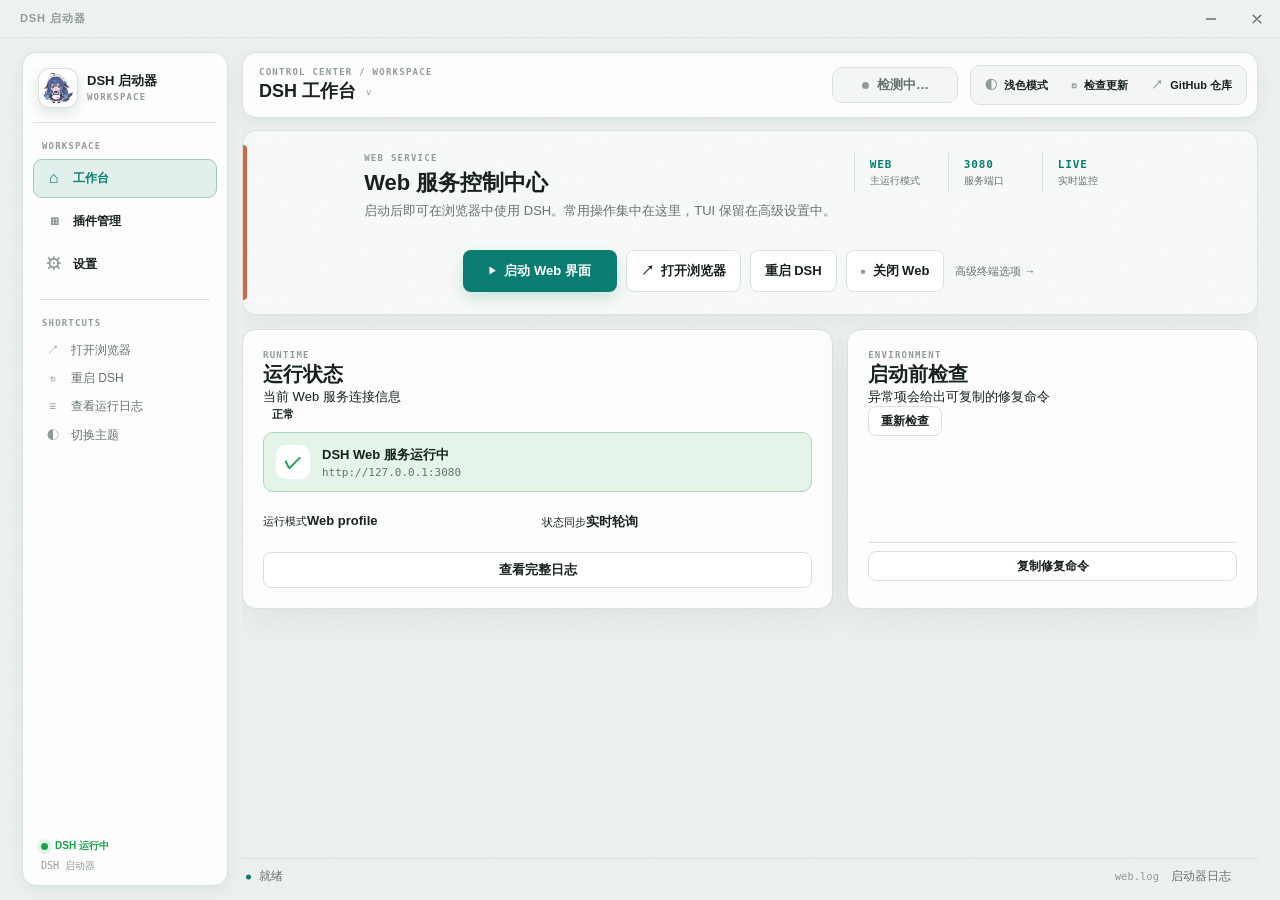
<file: tauri/ui/index.html>
<!DOCTYPE html>
<html lang="zh-CN">
<head>
  <meta charset="UTF-8">
  <meta name="viewport" content="width=device-width, initial-scale=1.0">
  <title>DSH 启动器</title>
  <!-- 首帧前定主题（详见 theme.js）：head 内同步加载，渲染阻塞不闪屏；
       独立文件以满足严格 CSP 的 script-src 'self' -->
  <script src="theme.js"></script>
  <!-- 纯函数工具层（转义/formatBytes/cmpVer），不依赖 DOM，head 内加载 -->
  <script src="util.js"></script>
  <link rel="stylesheet" href="style.css">
</head>
<body>
  <!-- 自定义标题栏（decorations:false）：整条可拖拽移动窗口，双击最大化/还原；
       关闭按钮走 curWin.close()，由 onCloseRequested 统一处理托盘/退出逻辑 -->
  <div id="titlebar" data-tauri-drag-region>
    <span id="tbTitle" data-tauri-drag-region>DSH 启动器</span>
    <div id="tbBtns">
      <button id="tbMin" class="tbBtn" title="最小化" aria-label="最小化">
        <svg viewBox="0 0 12 12"><path d="M1.5 6h9"/></svg>
      </button>
      <button id="tbClose" class="tbBtn tbCloseBtn" title="关闭" aria-label="关闭">
        <svg viewBox="0 0 12 12"><path d="M2.2 2.2l7.6 7.6M9.8 2.2l-7.6 7.6"/></svg>
      </button>
    </div>
  </div>
  <div id="page">
    <div id="appLayout">
      <aside id="sidebar" aria-label="主导航">
        <div class="sideBrand">
          <img src="logo.png" alt="DSH" class="sideLogo">
          <div><strong>DSH 启动器</strong><small>WORKSPACE</small></div>
        </div>
        <div class="sideLabel">WORKSPACE</div>
        <nav class="sideNav">
          <button id="homeBtn" class="navItem active" type="button"><span class="navIcon">⌂</span><span>工作台</span></button>
          <button id="pluginMgrBtn" class="navItem" type="button"><span class="navIcon">⊞</span><span>插件管理</span><span id="pluginNavBadge" class="navBadge" hidden>!</span></button>
          <button id="settingsBtn" class="navItem" type="button"><span class="navIcon">⚙</span><span>设置</span></button>
        </nav>
        <div class="sideDivider"></div>
        <div class="sideLabel">SHORTCUTS</div>
        <div class="sideShortcuts">
          <button id="sideBrowserBtn" class="sideShortcut" type="button"><span>↗</span>打开浏览器</button>
          <button id="sideRestartBtn" class="sideShortcut" type="button"><span>↻</span>重启 DSH</button>
          <button id="sideLogsBtn" class="sideShortcut" type="button"><span>≡</span>查看运行日志</button>
          <button id="sideThemeBtn" class="sideShortcut" type="button"><span>◐</span>切换主题</button>
        </div>
        <div class="sideFooter"><div class="sideStatus"><span></span><span id="sideStatusText">DSH 运行中</span></div><code id="sideVersion">DSH 启动器</code></div>
      </aside>

      <section id="workspace">
        <!-- 头部（视图共用） -->
        <header id="header">
          <div id="logoWrap"><img id="logo" src="logo.png" alt="DSH"></div>
          <div id="titleBox">
            <div id="productKicker">CONTROL CENTER / WORKSPACE</div>
            <h1 id="title">DSH 工作台</h1>
            <div id="subtitle">以 Web 服务为中心管理启动、插件和运行状态</div>
          </div>
          <div id="statusPill" class="pill" data-running="unknown">检测中…</div>
          <nav id="headerActions" aria-label="快捷操作">
            <button id="themeBtn" class="btn small">浅色模式</button>
            <button id="updateBtn" class="btn small" data-view="home">检查更新</button>
            <button id="repoBtn" class="btn small" title="在系统浏览器打开 DeepSeek Harness GitHub 仓库" aria-label="打开 DeepSeek Harness GitHub 仓库">GitHub 仓库</button>
          </nav>
        </header>

        <!-- 更新横幅（DSH 本体；显隐由更新检查逻辑控制，不参与视图切换） -->
        <div id="banner" hidden>
          <span id="bannerText"></span>
          <button id="bannerBtn" class="btn accent small">立即更新</button>
        </div>

        <!-- 主区域 -->
        <main id="main">
      <!-- 视图：首页（严格对应原型：Hero / 运行状态 / 启动前检查） -->
      <div id="viewHome">
        <div class="home-grid">
          <section id="homeOverview" class="card hero-card" aria-label="Web 服务控制中心">
            <div class="hero-top">
              <div>
                <div class="eyebrow">WEB SERVICE</div>
                <h2>Web 服务控制中心</h2>
                <div class="muted">启动后即可在浏览器中使用 DSH。常用操作集中在这里，TUI 保留在高级设置中。</div>
              </div>
              <div class="hero-meta" aria-label="Web 服务信息">
                <div><b>WEB</b><span>主运行模式</span></div>
                <div><b id="runtimePort">3080</b><span>服务端口</span></div>
                <div><b>LIVE</b><span>实时监控</span></div>
              </div>
            </div>
            <div class="hero-actions">
              <button id="webBtn" class="btn accent primary">启动 Web 界面</button>
              <button id="browserBtn" class="btn">打开浏览器</button>
              <button id="restartBtn" class="btn">重启 DSH</button>
              <button id="webCloseBtn" class="btn subtle">关闭 Web</button>
              <button id="advancedLink" class="advanced-link" type="button">高级终端选项 →</button>
            </div>
          </section>

          <section class="card runtime-card">
            <div class="section-head"><div><div class="eyebrow">RUNTIME</div><div class="section-mark"><h2>运行状态</h2></div><p>当前 Web 服务连接信息</p></div><span id="runtimeBadge" class="badge">正常</span></div>
            <div class="runtime-state"><div id="runtimeStateIcon" class="state-icon">✓</div><div><strong id="runtimeLabel">DSH Web 服务运行中</strong><span id="runtimeUrl">http://127.0.0.1:3080</span></div></div>
            <div class="runtime-facts"><div class="fact"><small>运行模式</small><b>Web profile</b></div><div class="fact"><small>状态同步</small><b>实时轮询</b></div></div>
            <button id="runtimeLogBtn" class="btn">查看完整日志</button>
            <!-- 端口被无关进程占用时展开：给出占用者与可执行的下一步，
                 而不是只丢一句"端口被占用" -->
            <div id="portConflict" class="portConflict" hidden>
              <div class="pcHead"><span class="pcDot">!</span><strong id="pcTitle">端口被其他程序占用</strong></div>
              <div class="pcBody" id="pcBody">正在查询占用者…</div>
              <div class="pcActions">
                <button id="pcKillBtn" class="btn small danger">结束占用进程</button>
                <button id="pcRecheckBtn" class="btn small">重新检测</button>
              </div>
              <div class="pcPortRow">
                <span class="setLabel">改用端口</span>
                <input id="pcPortInput" type="number" min="1" max="65535" placeholder="1-65535" spellcheck="false">
                <button id="pcPortApply" class="btn small accent">保存并启动</button>
              </div>
            </div>
          </section>

          <section class="card checks-card checksCard">
            <div class="section-head"><div><div class="eyebrow">ENVIRONMENT</div><div class="section-mark"><h2>启动前检查</h2></div><p>异常项会给出可复制的修复命令</p></div><button id="recheckBtn" class="btn small">重新检查</button></div>
            <div id="checks"></div>
            <div class="row" id="checksBtns"><button id="fixBtn" class="btn small">复制修复命令</button></div>
          </section>
        </div>
      </div>

      <!-- 视图：插件管理 -->
      <div id="viewPlugins" hidden>
        <div class="view-toolbar" id="installRow">
          <input id="pluginNameInput" class="search" type="text" placeholder="搜索已安装插件或输入 npm 包名安装…" spellcheck="false">
          <button id="pluginInstallBtn" class="btn accent primary">安装插件</button>
        </div>
        <div class="plugin-summary"><span id="pluginSummaryText"><strong>已安装插件</strong> · 当前 profile 的用户插件</span></div>
        <div class="row" id="pluginOpsRow">
          <button id="pluginCheckBtn" class="btn small">检查更新</button>
          <button id="pluginUpdateAllBtn" class="btn small violet" hidden>全部更新</button>
          <span class="sub" id="pluginOpsHint">检查版本并管理插件；点击插件行可展开详情与操作</span>
        </div>
        <div id="pluginList" class="busy"><div class="pluginEmpty sub">加载中…</div></div>
        <div class="sub" id="pluginHint">安装、卸载、启用/禁用或更新后需「重启 DSH」才会生效；内置插件随 DSH 本体安装，不可单独管理。</div>
      </div>
        <!-- 视图：设置 -->
      <div id="viewSettings" hidden>
        <!-- 外观 -->
        <section class="card setCard">
          <div class="section-head"><div><div class="eyebrow">APPEARANCE</div><div class="section-mark"><h2>外观</h2></div></div></div>
          <div class="setRow">
            <span class="setLabel">配色主题</span>
            <div class="swatches" id="accentSwatches">
              <button class="swatch" data-accent="teal"   title="青碧（默认）"></button>
              <button class="swatch" data-accent="blue"   title="靛蓝"></button>
              <button class="swatch" data-accent="violet" title="紫罗兰"></button>
              <button class="swatch" data-accent="amber"  title="琥珀"></button>
              <button class="swatch" data-accent="rose"   title="玫瑰"></button>
            </div>
            <span class="sub">切换强调色与背景光效配色，即时生效；深浅模式用顶部按钮切换</span>
          </div>
        </section>

        <!-- 网络 -->
        <section class="card setCard">
          <div class="section-head"><div><div class="eyebrow">NETWORK</div><div class="section-mark"><h2>网络</h2></div></div></div>
          <div class="setRow">
            <span class="setLabel">Web 服务端口</span>
            <input id="setPortInput" type="number" min="1" max="65535" placeholder="3080" spellcheck="false">
            <span class="sub">DSH Web 服务的监听端口（默认 3080）。被其他程序占用时可在此修改，修改后需重启 DSH 生效</span>
          </div>
          <div class="setRow">
            <label class="switch">
              <input type="checkbox" id="setProxySwitch">
              <span class="track"></span>
              <span class="label">使用代理运行 DSH</span>
            </label>
          </div>
          <div class="setRow">
            <span class="setLabel">代理地址</span>
            <input id="setProxyInput" type="text" placeholder="http://127.0.0.1:7890" spellcheck="false">
            <button id="setProxyImport" class="btn small">从系统代理导入</button>
          </div>
          <div class="sub">启动 DSH 时注入 HTTP(S)_PROXY 与 NODE_USE_ENV_PROXY=1；插件安装/更新等网络操作同样生效。支持 http://127.0.0.1:7890 或 http=…;https=…</div>
        </section>

        <!-- 启动与运行 -->
        <section class="card setCard">
          <div class="section-head"><div><div class="eyebrow">STARTUP</div><div class="section-mark"><h2>启动行为</h2></div></div></div>
          <div class="setRow">
            <label class="switch">
              <input type="checkbox" id="setAutoCheck">
              <span class="track"></span>
              <span class="label">启动时自动检查 DSH 更新</span>
            </label>
          </div>
          <div class="setRow">
            <label class="switch">
              <input type="checkbox" id="setAutoBrowser">
              <span class="track"></span>
              <span class="label">「启动 Web 界面」后自动打开浏览器</span>
            </label>
          </div>
          <div class="setRow">
            <label class="switch">
              <input type="checkbox" id="setAutoStart">
              <span class="track"></span>
              <span class="label">开机自启</span>
            </label>
          </div>
        </section>

        <!-- 窗口行为 -->
        <section class="card setCard">
          <div class="section-head"><div><div class="eyebrow">WINDOW</div><div class="section-mark"><h2>窗口行为</h2></div></div></div>
          <div class="setRow">
            <span class="setLabel">点击关闭按钮时</span>
            <div class="seg" id="setCloseSeg">
              <button class="segBtn" data-val="tray">隐藏到托盘</button>
              <button class="segBtn" data-val="quit">直接退出</button>
            </div>
            <span class="sub">隐藏到托盘时程序继续在后台轮询状态，可从托盘图标唤出或退出</span>
          </div>
        </section>

        <!-- 插件 -->
        <section class="card setCard">
          <div class="section-head"><div><div class="eyebrow">PLUGINS</div><div class="section-mark"><h2>插件</h2></div></div></div>
          <div class="setRow">
            <span class="setLabel">管理 profile</span>
            <select id="setProfileSelect" title="插件管理视图操作的 DSH profile"></select>
          </div>
          <div class="setRow">
            <span class="setLabel">npm registry 镜像</span>
            <input id="setRegistryInput" type="text" placeholder="留空使用官方源，例如 https://registry.npmmirror.com" spellcheck="false">
          </div>
          <div class="sub">registry 镜像作用于 DSH/插件的安装、更新与版本检查（npm_config_registry）</div>
        </section>

        <!-- 数据 -->
        <section class="card setCard">
          <div class="section-head"><div><div class="eyebrow">DATA</div><div class="section-mark"><h2>数据与备份</h2></div></div></div>
          <div class="setRow">
            <button id="backupBtn" class="btn small">备份 DSH 数据</button>
            <button id="backupDirBtn" class="btn small">打开备份目录</button>
            <span class="sub">备份配置、对话历史与插件清单（不含 DSH 程序与插件实体，插件恢复时自动重建）</span>
          </div>
          <div class="setRow setToolsRow">
            <span class="setLabel">快捷工具</span>
            <button id="dirBtn" class="btn small">打开安装目录</button>
            <button id="cmdBtn" class="btn small">复制 Web 启动命令</button>
          </div>
          <div id="backupList"></div>
          <div class="sub" id="backupHint">恢复会覆盖当前 DSH 配置与历史：请先「关闭 Web 界面」停止 DSH；恢复前自动备份当前状态（pre-restore），恢复后自动重建插件并提示重启。</div>
        </section>

        <!-- 高级终端：保留 TUI 能力，但从首页主操作区移出 -->
        <section class="card setCard advancedTerminalCard">
          <div>
            <div class="eyebrow">ADVANCED</div><div class="section-mark"><h2>高级终端</h2></div>
            <div class="sub">需要调试或偏好命令行交互时，可在独立窗口启动 TUI。</div>
          </div>
          <button id="tuiBtn" class="btn mid">启动 TUI 终端</button>
        </section>
      </div>
        </main>

        <!-- 日志面板（全局：npm/pnpm 进度、web.log 查看） -->
        <div id="logPanel" hidden>
          <div class="logHead">
            <span id="logTitle">运行日志</span>
            <button id="logClose" class="btn small">收起</button>
          </div>
          <pre id="logBody"></pre>
        </div>

        <!-- 底部 -->
        <footer id="footer">
          <span id="activity" class="sub">就绪</span>
          <span id="footerRight">
            <a id="logLink" class="sub" title="查看 web.log（DSH Web 模式运行日志）">web.log</a>
            <a id="launcherLogLink" class="sub" title="查看 launcher.log（启动器自身的 npm/pnpm 操作完整输出）">启动器日志</a>
            <span id="profilePath" class="sub" data-view="plugins"></span>
            <span id="version" class="sub" data-view="home"></span>
          </span>
        </footer>
      </section>
    </div>
  </div>
  <!-- core.js = 工具/主题/配置；chrome.js = 窗口外观与日志面板；main.js = 业务逻辑。
       依赖顺序加载（无模块系统，三者共享 window 命名空间） -->
  <script src="core.js"></script>
  <script src="chrome.js"></script>
  <script src="main.js"></script>
</body>
</html>
</file>
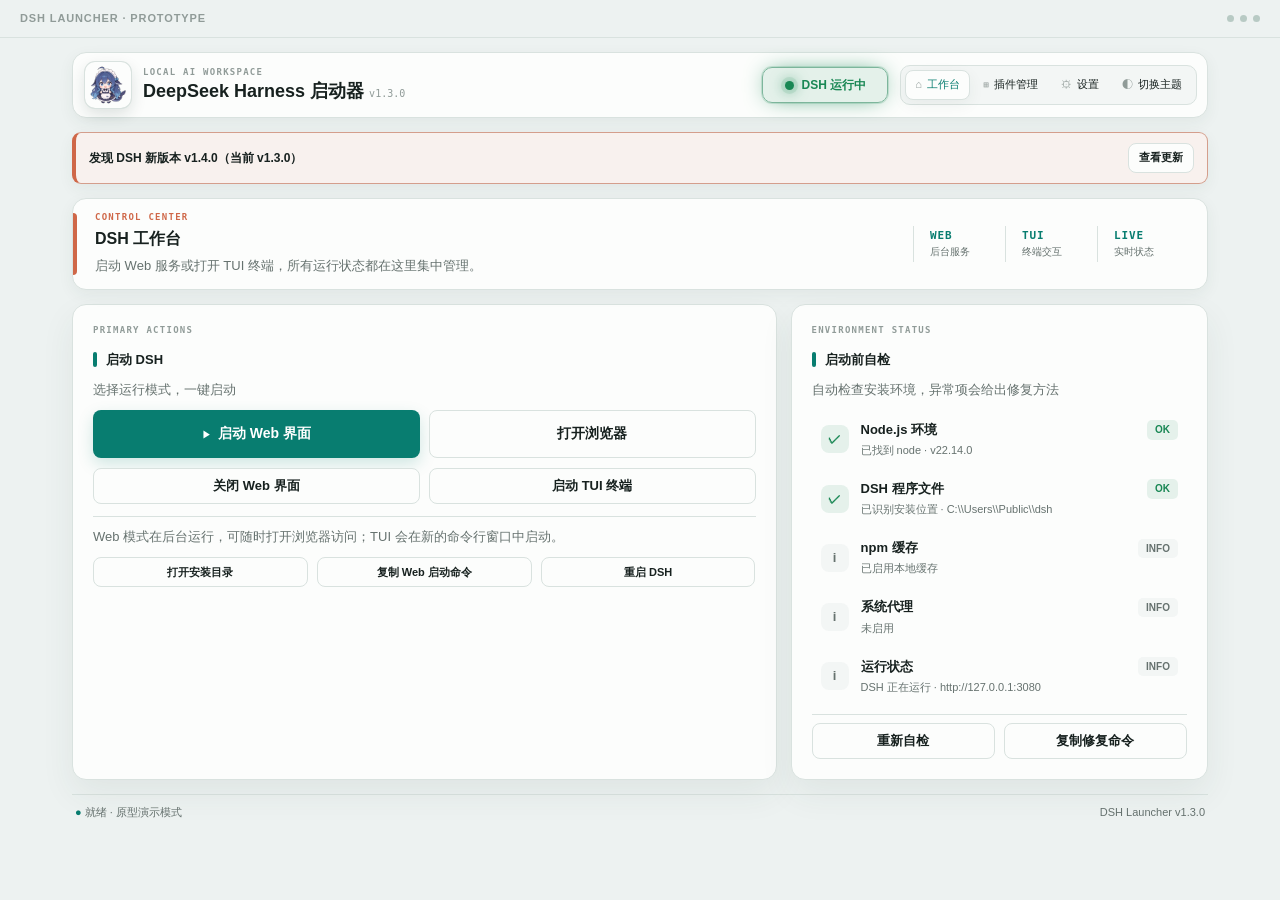
<file: dsh-launcher-prototype.html>
<!doctype html>
<html lang="zh-CN" data-theme="light">
<head>
  <meta charset="utf-8">
  <meta name="viewport" content="width=device-width, initial-scale=1">
  <title>DSH Launcher · UI Prototype</title>
  <style>
    :root {
      --page: #edf2f1;
      --panel: #fcfdfc;
      --panel-2: #f3f6f5;
      --input: #f7f9f8;
      --text: #17211f;
      --sub: #66726f;
      --faint: #909b98;
      --line: #d9e2df;
      --line-strong: #b8cac4;
      --accent: #087d70;
      --accent-hover: #05675d;
      --accent-soft: rgba(8,125,112,.1);
      --accent-glow: rgba(8,125,112,.18);
      --warm: #cf6748;
      --ok: #198754;
      --ok-soft: rgba(25,135,84,.1);
      --warn: #b87915;
      --warn-soft: rgba(184,121,21,.12);
      --shadow: 0 14px 34px rgba(40,64,57,.07);
      --shadow-sm: 0 5px 16px rgba(40,64,57,.06);
    }
    [data-theme="dark"] {
      --page: #0b1110;
      --panel: #121a18;
      --panel-2: #17211f;
      --input: #0e1614;
      --text: #eef4f1;
      --sub: #9ba9a4;
      --faint: #687772;
      --line: #273632;
      --line-strong: #3b504a;
      --accent: #43c7b3;
      --accent-hover: #69d7c6;
      --accent-soft: rgba(67,199,179,.13);
      --accent-glow: rgba(67,199,179,.18);
      --warm: #ed8b6f;
      --ok: #49c997;
      --ok-soft: rgba(73,201,151,.12);
      --warn: #e4ad4b;
      --warn-soft: rgba(228,173,75,.12);
      --shadow: 0 18px 40px rgba(0,0,0,.25);
      --shadow-sm: 0 7px 18px rgba(0,0,0,.18);
    }
    * { box-sizing: border-box; }
    html, body { min-height: 100%; }
    body {
      margin: 0;
      color: var(--text);
      background: var(--page);
      font: 13px/1.55 "Segoe UI Variable Text", "Segoe UI", "Microsoft YaHei UI", sans-serif;
    }
    button, input, select { font: inherit; }
    button { color: inherit; }
    .titlebar {
      height: 38px; display: flex; align-items: center; padding: 0 20px;
      color: var(--faint); border-bottom: 1px solid var(--line); font-size: 11px;
      font-weight: 700; letter-spacing: .08em;
    }
    .window-dots { margin-left: auto; display: flex; gap: 6px; }
    .window-dots i { display: block; width: 7px; height: 7px; border-radius: 50%; background: var(--line-strong); }
    .shell { width: min(1180px, 100%); min-height: calc(100vh - 38px); margin: auto; padding: 14px 22px 14px; display: flex; flex-direction: column; gap: 14px; }
    .topbar {
      min-height: 66px; display: flex; align-items: center; gap: 12px; padding: 8px 10px 8px 12px;
      background: var(--panel); border: 1px solid var(--line); border-radius: 14px; box-shadow: var(--shadow-sm);
    }
    .logo { width: 46px; height: 46px; flex: none; object-fit: cover; border-radius: 10px; box-shadow: 0 0 0 1px var(--line), 0 6px 16px rgba(24,48,41,.14); }
    .brand { min-width: 0; flex: 1 1 230px; }
    .kicker, .eyebrow { color: var(--faint); font: 700 9px/1.2 "Cascadia Code", Consolas, monospace; letter-spacing: .14em; }
    .brand h1 { margin: 3px 0 0; font-size: 18px; line-height: 1.2; }
    .status { min-width: 126px; height: 36px; display: inline-flex; align-items: center; justify-content: center; gap: 8px; padding: 8px 15px; white-space: nowrap; border: 1px solid var(--line); border-radius: 10px; background: var(--panel-2); color: var(--sub); font-size: 12px; font-weight: 750; }
    .status::before { content: ""; width: 9px; height: 9px; flex: none; border-radius: 50%; background: var(--ok); box-shadow: 0 0 0 4px var(--ok-soft), 0 0 13px 2px color-mix(in srgb, var(--ok) 55%, transparent); animation: statusPulse 1.8s ease-in-out infinite; }
    .status.running { color: var(--ok); background: var(--ok-soft); border-color: color-mix(in srgb, var(--ok) 48%, var(--line)); box-shadow: 0 0 0 1px color-mix(in srgb, var(--ok) 16%, transparent), 0 0 24px -8px var(--ok); }
    .nav { display: flex; gap: 3px; padding: 4px; background: var(--panel-2); border: 1px solid var(--line); border-radius: 10px; }
    .nav button, .btn { border: 1px solid var(--line); border-radius: 8px; background: var(--panel); cursor: pointer; transition: .18s ease; }
    .nav button { height: 30px; padding: 5px 9px; border-color: transparent; background: transparent; font-size: 11px; }
    .nav button:hover, .nav button.active { background: var(--panel); border-color: var(--line); box-shadow: var(--shadow-sm); }
    .nav button.active { color: var(--accent); }
    .nav button span { color: var(--faint); margin-right: 5px; }
    .banner { display: flex; align-items: center; gap: 10px; padding: 10px 13px; border: 1px solid color-mix(in srgb, var(--warm) 55%, var(--line)); border-left: 4px solid var(--warm); border-radius: 9px; background: color-mix(in srgb, var(--warm) 8%, var(--panel)); box-shadow: var(--shadow-sm); }
    .banner strong { flex: 1; font-size: 12px; }
    .btn { min-height: 34px; padding: 7px 13px; font-weight: 650; }
    .btn:hover { border-color: var(--line-strong); transform: translateY(-1px); box-shadow: var(--shadow-sm); }
    .btn.primary { color: #fff; background: var(--accent); border-color: transparent; box-shadow: 0 6px 16px var(--accent-glow); }
    .btn.primary:hover { background: var(--accent-hover); }
    .btn.small { min-height: 30px; padding: 5px 10px; font-size: 11px; }
    .view { display: none; min-height: 0; flex: 1; }
    .view:not(.active) { display: none !important; }
    .view.active { display: block; animation: appear .2s ease both; }
    .home { display: grid; grid-template-columns: minmax(0,1.35fr) minmax(310px,.8fr); grid-template-rows: auto minmax(0,1fr); gap: 14px; }
    .home.active { display: grid; }
    .overview { position: relative; grid-column: 1/-1; min-height: 76px; display: flex; align-items: center; justify-content: space-between; gap: 24px; padding: 13px 18px 13px 22px; overflow: hidden; background: var(--panel); border: 1px solid var(--line); border-radius: 14px; box-shadow: var(--shadow-sm); }
    .overview::before { content: ""; position: absolute; inset: 14px auto 14px 0; width: 4px; border-radius: 0 4px 4px 0; background: var(--warm); }
    .overview-copy { display: flex; min-width: 0; flex-direction: column; gap: 4px; }
    .overview-copy .eyebrow { color: var(--warm); }
    .overview-copy strong { font-size: 16px; }
    .overview-copy .muted { color: var(--sub); }
    .modes { display: grid; grid-template-columns: repeat(3, 92px); flex: none; }
    .modes span { display: flex; flex-direction: column; gap: 2px; padding: 3px 16px; border-left: 1px solid var(--line); }
    .modes b { color: var(--accent); font: 700 11px "Cascadia Code", Consolas, monospace; letter-spacing: .08em; }
    .modes small { color: var(--sub); font-size: 10px; white-space: nowrap; }
    .card { min-width: 0; padding: 20px; display: flex; flex-direction: column; gap: 10px; background: var(--panel); border: 1px solid var(--line); border-radius: 14px; box-shadow: var(--shadow); }
    .section { margin: 4px 0 0; display: flex; align-items: center; gap: 9px; font-size: 13px; }
    .section::before { content: ""; width: 4px; height: 15px; border-radius: 3px; background: var(--accent); }
    .muted { color: var(--sub); }
    .row { display: flex; gap: 9px; }
    .row .btn { flex: 1; }
    .launch .row:first-of-type .btn { min-height: 48px; font-size: 14px; }
    .launch .row:first-of-type .btn:first-child::before { content: "▶"; margin-right: 7px; font-size: 9px; }
    .hint { margin-top: 2px; padding-top: 10px; border-top: 1px solid var(--line); }
    .checks-list { flex: 1; display: flex; flex-direction: column; gap: 4px; padding-top: 2px; }
    .check { display: grid; grid-template-columns: 30px minmax(0,1fr) auto; gap: 2px 10px; align-items: center; padding: 7px 8px; border: 1px solid transparent; border-radius: 9px; }
    .check:hover { background: var(--panel-2); border-color: var(--line); }
    .check-icon { grid-row: 1/span 2; width: 28px; height: 28px; display: grid; place-items: center; border-radius: 8px; background: var(--ok-soft); color: var(--ok); font-weight: 800; }
    .check-icon.info { color: var(--sub); background: var(--panel-2); }
    .check-name { font-weight: 700; }
    .check-detail { grid-column: 2/4; color: var(--sub); font-size: 11px; white-space: nowrap; overflow: hidden; text-overflow: ellipsis; }
    .badge { padding: 2px 8px; border-radius: 5px; background: var(--ok-soft); color: var(--ok); font-size: 10px; font-weight: 800; }
    .badge.info { color: var(--sub); background: var(--panel-2); }
    .checks-actions { padding-top: 8px; border-top: 1px solid var(--line); }
    .toolbar { display: flex; gap: 9px; padding: 12px; background: var(--panel); border: 1px solid var(--line); border-radius: 12px; box-shadow: var(--shadow-sm); }
    .toolbar input { min-width: 0; flex: 1; height: 40px; padding: 0 13px; color: var(--text); border: 1px solid var(--line); border-radius: 8px; background: var(--input); outline: none; }
    .plugin-list { display: flex; flex-direction: column; gap: 7px; overflow: auto; padding: 2px; }
    .plugin { padding: 12px 14px; display: grid; grid-template-columns: 1fr auto; gap: 4px 12px; border: 1px solid var(--line); border-radius: 10px; background: var(--panel); }
    .plugin:hover { border-color: var(--line-strong); }
    .plugin-top { display: flex; flex-wrap: wrap; align-items: center; gap: 8px; }
    .plugin-name { font: 700 12px "Cascadia Code", Consolas, monospace; }
    .plugin-version { color: var(--faint); font: 11px "Cascadia Code", Consolas, monospace; }
    .plugin-desc { grid-column: 1/-1; color: var(--sub); font-size: 11px; }
    .plugin-more { align-self: center; border: 1px solid var(--line); border-radius: 7px; padding: 4px 8px; background: var(--panel-2); cursor: pointer; }
    .settings { display: grid; grid-template-columns: repeat(2, minmax(0,1fr)); align-content: start; gap: 12px; overflow: auto; padding: 2px; }
    .settings .card:nth-child(2), .settings .card:last-child { grid-column: 1/-1; }
    .setting-row { min-height: 34px; display: flex; align-items: center; gap: 12px; }
    .setting-label { min-width: 120px; font-weight: 700; }
    .setting-row input, .setting-row select { width: 340px; height: 34px; padding: 0 10px; color: var(--text); border: 1px solid var(--line); border-radius: 8px; background: var(--input); }
    .swatches { display: flex; gap: 12px; }
    .swatch { width: 20px; height: 20px; padding: 0; border: 2px solid var(--panel); border-radius: 50%; background: var(--sw); box-shadow: 0 0 0 1px var(--sw); cursor: pointer; }
    .swatch.active { box-shadow: 0 0 0 2px var(--panel), 0 0 0 4px var(--sw); }
    .switch { display: inline-flex; align-items: center; gap: 9px; cursor: pointer; font-weight: 700; }
    .switch input { display: none; }
    .track { position: relative; width: 36px; height: 20px; border-radius: 99px; background: var(--line-strong); }
    .track::after { content: ""; position: absolute; top: 2px; left: 2px; width: 16px; height: 16px; border-radius: 50%; background: white; transition: .2s ease; }
    .switch input:checked + .track { background: var(--accent); }
    .switch input:checked + .track::after { transform: translateX(16px); }
    .footer { min-height: 28px; display: flex; align-items: center; justify-content: space-between; gap: 12px; padding: 8px 3px 0; border-top: 1px solid var(--line); color: var(--sub); font-size: 11px; }
    .footer strong { color: var(--accent); font-weight: 700; }
    @keyframes appear { from { opacity: 0; transform: translateY(4px); } }
    @keyframes statusPulse { 0%,100% { opacity: 1; transform: scale(1); } 50% { opacity: .62; transform: scale(.78); } }
    @media (max-width: 880px) {
      .shell { padding-inline: 14px; }
      .topbar { flex-wrap: wrap; }
      .nav { order: 4; width: 100%; }
      .nav button { flex: 1; }
      .home, .home.active { display: flex; flex-direction: column; overflow: auto; }
      .overview { flex: none; }
      .card { flex: none; }
    }
    @media (max-width: 640px) {
      .shell { padding: 8px 10px 10px; gap: 10px; }
      .topbar { display: grid; grid-template-columns: 38px minmax(0,1fr) auto; padding: 9px; }
      .logo { width: 38px; height: 38px; }
      .brand { grid-column: 2; }
      .brand .kicker { display: none; }
      .brand h1 { margin: 0; font-size: 15px; }
      .status { grid-column: 3; }
      .nav { grid-column: 1/-1; overflow-x: auto; }
      .nav button { flex: 0 0 auto; min-width: 76px; }
      .overview { padding: 14px 14px 14px 18px; }
      .overview-copy strong { font-size: 14px; }
      .modes { display: none; }
      .row { flex-wrap: wrap; }
      .row .btn { flex: 1 1 calc(50% - 5px); }
      .settings { display: flex; flex-direction: column; }
      .setting-row { align-items: flex-start; flex-wrap: wrap; }
      .setting-label { min-width: 100%; }
      .setting-row input, .setting-row select { width: 100%; }
      .footer { align-items: flex-start; flex-direction: column; }
    }
  </style>
</head>
<body>
  <div class="titlebar"><span>DSH LAUNCHER · PROTOTYPE</span><span class="window-dots"><i></i><i></i><i></i></span></div>
  <div class="shell">
    <header class="topbar">
      <img class="logo" src="tauri/ui/logo.png" alt="DSH">
      <div class="brand">
        <div class="kicker">LOCAL AI WORKSPACE</div>
        <h1>DeepSeek Harness 启动器 <small style="color:var(--faint);font:10px 'Cascadia Code',monospace">v1.3.0</small></h1>
      </div>
      <div class="status running">DSH 运行中</div>
      <nav class="nav" aria-label="页面导航">
        <button class="active" data-target="home"><span>⌂</span>工作台</button>
        <button data-target="plugins"><span>⊞</span>插件管理</button>
        <button data-target="settings"><span>⚙</span>设置</button>
        <button id="themeToggle"><span>◐</span>切换主题</button>
      </nav>
    </header>

    <div class="banner"><strong>发现 DSH 新版本 v1.4.0（当前 v1.3.0）</strong><button class="btn small">查看更新</button></div>

    <main>
      <section class="view home active" id="home">
        <div class="overview">
          <div class="overview-copy"><span class="eyebrow">CONTROL CENTER</span><strong>DSH 工作台</strong><span class="muted">启动 Web 服务或打开 TUI 终端，所有运行状态都在这里集中管理。</span></div>
          <div class="modes"><span><b>WEB</b><small>后台服务</small></span><span><b>TUI</b><small>终端交互</small></span><span><b>LIVE</b><small>实时状态</small></span></div>
        </div>
        <section class="card launch">
          <span class="eyebrow">PRIMARY ACTIONS</span>
          <h2 class="section">启动 DSH</h2>
          <span class="muted">选择运行模式，一键启动</span>
          <div class="row"><button class="btn primary">启动 Web 界面</button><button class="btn">打开浏览器</button></div>
          <div class="row"><button class="btn">关闭 Web 界面</button><button class="btn">启动 TUI 终端</button></div>
          <div class="hint muted">Web 模式在后台运行，可随时打开浏览器访问；TUI 会在新的命令行窗口中启动。</div>
          <div class="row"><button class="btn small">打开安装目录</button><button class="btn small">复制 Web 启动命令</button><button class="btn small">重启 DSH</button></div>
        </section>
        <section class="card checks-card">
          <span class="eyebrow">ENVIRONMENT STATUS</span>
          <h2 class="section">启动前自检</h2>
          <span class="muted">自动检查安装环境，异常项会给出修复方法</span>
          <div class="checks-list">
            <div class="check"><span class="check-icon">✓</span><strong class="check-name">Node.js 环境</strong><span class="badge">OK</span><span class="check-detail">已找到 node · v22.14.0</span></div>
            <div class="check"><span class="check-icon">✓</span><strong class="check-name">DSH 程序文件</strong><span class="badge">OK</span><span class="check-detail">已识别安装位置 · C:\\Users\\Public\\dsh</span></div>
            <div class="check"><span class="check-icon info">i</span><strong class="check-name">npm 缓存</strong><span class="badge info">INFO</span><span class="check-detail">已启用本地缓存</span></div>
            <div class="check"><span class="check-icon info">i</span><strong class="check-name">系统代理</strong><span class="badge info">INFO</span><span class="check-detail">未启用</span></div>
            <div class="check"><span class="check-icon info">i</span><strong class="check-name">运行状态</strong><span class="badge info">INFO</span><span class="check-detail">DSH 正在运行 · http://127.0.0.1:3080</span></div>
          </div>
          <div class="row checks-actions"><button class="btn">重新自检</button><button class="btn">复制修复命令</button></div>
        </section>
      </section>

      <section class="view" id="plugins">
        <div class="toolbar"><input placeholder="输入 npm 包名安装，例如 dsh-better-sidebar"><button class="btn primary">安装插件</button></div>
        <div style="display:flex;justify-content:space-between;align-items:center;padding:2px;color:var(--sub);font-size:11px"><span>WEB profile · 3 个用户插件</span><button class="btn small">检查更新</button></div>
        <div class="plugin-list">
          <article class="plugin"><div class="plugin-top"><span class="plugin-name">dsh-better-sidebar</span><span class="plugin-version">v1.8.2</span><span class="badge">已启用</span></div><button class="plugin-more">⌄</button><div class="plugin-desc">为 DSH Web 界面增加可折叠侧栏和快捷入口。</div></article>
          <article class="plugin"><div class="plugin-top"><span class="plugin-name">@acme/dsh-export</span><span class="plugin-version">v0.9.4 → v0.9.6</span><span class="badge" style="color:var(--warn);background:var(--warn-soft)">可更新</span></div><button class="plugin-more">⌄</button><div class="plugin-desc">导出对话、运行日志与任务历史。</div></article>
          <article class="plugin"><div class="plugin-top"><span class="plugin-name">dsh-prompt-kit</span><span class="plugin-version">v2.1.0</span><span class="badge info">已禁用</span></div><button class="plugin-more">⌄</button><div class="plugin-desc">常用提示词模板和团队共享 prompt。</div></article>
        </div>
      </section>

      <section class="view settings" id="settings">
        <section class="card"><span class="eyebrow">APPEARANCE</span><h2 class="section">外观</h2><div class="setting-row"><span class="setting-label">配色主题</span><div class="swatches"><button class="swatch active" style="--sw:#087d70"></button><button class="swatch" style="--sw:#2563eb"></button><button class="swatch" style="--sw:#6d4cc2"></button><button class="swatch" style="--sw:#cf6748"></button><button class="swatch" style="--sw:#be3455"></button></div><span class="muted">强调色与背景配色即时生效</span></div></section>
        <section class="card"><span class="eyebrow">RUNTIME</span><h2 class="section">启动与运行</h2><label class="switch"><input type="checkbox" checked><span class="track"></span>启动时自动检查 DSH 更新</label><label class="switch"><input type="checkbox" checked><span class="track"></span>启动 Web 界面后自动打开浏览器</label><label class="switch"><input type="checkbox"><span class="track"></span>开机自启</label></section>
        <section class="card"><span class="eyebrow">NETWORK</span><h2 class="section">代理</h2><div class="setting-row"><span class="setting-label">代理地址</span><input value="http://127.0.0.1:7890"><button class="btn small">从系统代理导入</button></div><span class="muted">启动 DSH 与安装插件时注入 HTTP(S)_PROXY。</span></section>
        <section class="card"><span class="eyebrow">DATA</span><h2 class="section">数据</h2><div class="setting-row"><button class="btn">备份 DSH 数据</button><button class="btn">打开备份目录</button><span class="muted">备份配置、对话历史与插件清单</span></div></section>
      </section>
    </main>

    <footer class="footer"><span><strong>●</strong> 就绪 · 原型演示模式</span><span>DSH Launcher v1.3.0</span></footer>
  </div>
  <script>
    const root = document.documentElement;
    const views = [...document.querySelectorAll('.view')];
    const nav = [...document.querySelectorAll('[data-target]')];
    nav.forEach((button) => button.addEventListener('click', () => {
      const target = button.dataset.target;
      views.forEach((view) => view.classList.toggle('active', view.id === target));
      nav.forEach((item) => item.classList.toggle('active', item === button));
    }));
    document.querySelector('#themeToggle').addEventListener('click', () => {
      root.dataset.theme = root.dataset.theme === 'dark' ? 'light' : 'dark';
    });
  </script>
</body>
</html>
</file>
<file: tauri/ui/style.css>
/* ==========================================================
   DSH 启动器 UI v2 —— 深海仪表盘
   主色：海洋青（teal）；暗色玻璃卡片 + 强极光背景；
   亮色为暖纸感。动画只动 transform/opacity（GPU 合成）。
   ========================================================== */

/* ---------- 主题变量 ---------- */
:root {
  --page: #F3F1EA;
  --card: #FFFEFB;
  --text: #23262E;
  --sub: #6B7078;
  --faint: #9BA0A8;
  --border: #E1DDD2;
  --border-strong: #CFCABD;
  --hover: #F1EEE6;
  --accent: #0E9488;
  --accent-hover: #0B7A70;
  --accent-soft: rgba(14, 148, 136, .12);
  --accent-glow: rgba(14, 148, 136, .22);
  --accent-text: #04211D;
  --vig: rgba(58, 48, 24, .12);
  --violet: #7C5CE0;
  --violet-hover: #6B4FD0;
  --violet-glow: rgba(124, 92, 224, .25);
  --ok: #16A34A;   --ok-bg: rgba(22, 163, 74, .10);
  --fail: #DC2626; --fail-bg: rgba(220, 38, 38, .08);
  --warn: #B45309; --warn-bg: rgba(180, 83, 9, .10);
  --info: #64748B; --info-bg: rgba(100, 116, 139, .10);
  --input-bg: #F9F8F4;
  --input-border: #DAD5CA;
  --banner-bg: rgba(14, 148, 136, .08);
  --banner-border: #0E9488;
  --scroll-thumb: #CFCABE;
  --shadow: 0 10px 26px rgba(60, 55, 45, .08);
  --inset-top: inset 0 1px 0 rgba(255, 255, 255, .9);
  /* 背景光团颜色（位置由 @property 注册变量动画，见 body 伪元素） */
  --glow-a: rgba(14, 148, 136, .13);
  --glow-b: rgba(46, 107, 230, .09);
  --glow-c: rgba(168, 85, 247, .06);
}
html[data-theme="dark"] {
  --page: #070B14;
  --card: rgba(255, 255, 255, .035);
  --text: #E9EEF6;
  --sub: #93A0B4;
  --faint: #5D6B80;
  --border: rgba(255, 255, 255, .09);
  --border-strong: rgba(255, 255, 255, .16);
  --hover: rgba(255, 255, 255, .07);
  --accent: #2DD4BF;
  --accent-hover: #5EEAD4;
  --accent-soft: rgba(45, 212, 191, .13);
  --accent-glow: rgba(45, 212, 191, .25);
  --violet: #8B5CF6;
  --violet-hover: #A78BFA;
  --violet-glow: rgba(139, 92, 246, .3);
  --ok: #34D399;   --ok-bg: rgba(52, 211, 153, .12);
  --fail: #F87171; --fail-bg: rgba(248, 113, 113, .12);
  --warn: #FBBF24; --warn-bg: rgba(251, 191, 36, .11);
  --info: #94A3B8; --info-bg: rgba(148, 163, 184, .14);
  --input-bg: rgba(0, 0, 0, .25);
  --input-border: rgba(255, 255, 255, .12);
  --banner-bg: rgba(45, 212, 191, .08);
  --banner-border: #14B8A6;
  --scroll-thumb: rgba(255, 255, 255, .14);
  --shadow: 0 12px 32px rgba(0, 0, 0, .35);
  --inset-top: inset 0 1px 0 rgba(255, 255, 255, .06);
  --glow-a: rgba(45, 212, 191, .17);
  --glow-b: rgba(77, 141, 255, .13);
  --glow-c: rgba(168, 85, 247, .08);
  --accent-text: #04211D;
  --vig: rgba(0, 0, 0, .38);
}

/* ---------- 配色主题（data-accent，与深浅模式正交；缺省 = teal 现有配色） ----------
   每套定义：强调色三件套 + 横幅色 + 背景光效三团（glow-a 主色团 / b 辅 / c 点缀）。
   violet 主题与次级操作按钮的 --violet 同族，属预期效果。 */
html[data-accent="blue"] {
  --accent: #2E6BE6; --accent-hover: #2558BE; --accent-text: #FFFFFF;
  --accent-soft: rgba(46, 107, 230, .12); --accent-glow: rgba(46, 107, 230, .24);
  --banner-bg: rgba(46, 107, 230, .08); --banner-border: #2E6BE6;
  --glow-a: rgba(46, 107, 230, .13); --glow-b: rgba(14, 165, 233, .08); --glow-c: rgba(99, 102, 241, .06);
}
html[data-theme="dark"][data-accent="blue"] {
  --accent: #5E9BFF; --accent-hover: #84B4FF; --accent-text: #0B1E42;
  --accent-soft: rgba(94, 155, 255, .14); --accent-glow: rgba(94, 155, 255, .26);
  --banner-bg: rgba(94, 155, 255, .09); --banner-border: #3B82F6;
  --glow-a: rgba(77, 141, 255, .17); --glow-b: rgba(56, 189, 248, .12); --glow-c: rgba(129, 140, 248, .08);
}
html[data-accent="violet"] {
  --accent: #7C5CE0; --accent-hover: #6B4FD0; --accent-text: #FFFFFF;
  --accent-soft: rgba(124, 92, 224, .12); --accent-glow: rgba(124, 92, 224, .24);
  --banner-bg: rgba(124, 92, 224, .08); --banner-border: #7C5CE0;
  --glow-a: rgba(124, 92, 224, .12); --glow-b: rgba(192, 38, 211, .06); --glow-c: rgba(59, 130, 246, .07);
}
html[data-theme="dark"][data-accent="violet"] {
  --accent: #A78BFA; --accent-hover: #C4B0FC; --accent-text: #1E1040;
  --accent-soft: rgba(167, 139, 250, .14); --accent-glow: rgba(167, 139, 250, .26);
  --banner-bg: rgba(167, 139, 250, .09); --banner-border: #8B5CF6;
  --glow-a: rgba(167, 139, 250, .16); --glow-b: rgba(232, 121, 249, .09); --glow-c: rgba(96, 165, 250, .10);
}
html[data-accent="amber"] {
  --accent: #D97706; --accent-hover: #B45309; --accent-text: #FFFFFF;
  --accent-soft: rgba(217, 119, 6, .12); --accent-glow: rgba(217, 119, 6, .24);
  --banner-bg: rgba(217, 119, 6, .08); --banner-border: #D97706;
  --glow-a: rgba(217, 119, 6, .11); --glow-b: rgba(234, 88, 12, .07); --glow-c: rgba(225, 29, 72, .05);
}
html[data-theme="dark"][data-accent="amber"] {
  --accent: #FBBF24; --accent-hover: #FCD34D; --accent-text: #3A2503;
  --accent-soft: rgba(251, 191, 36, .14); --accent-glow: rgba(251, 191, 36, .26);
  --banner-bg: rgba(251, 191, 36, .09); --banner-border: #F59E0B;
  --glow-a: rgba(251, 191, 36, .13); --glow-b: rgba(251, 146, 60, .09); --glow-c: rgba(251, 113, 133, .06);
}
html[data-accent="rose"] {
  --accent: #E11D48; --accent-hover: #BE123C; --accent-text: #FFFFFF;
  --accent-soft: rgba(225, 29, 72, .12); --accent-glow: rgba(225, 29, 72, .24);
  --banner-bg: rgba(225, 29, 72, .08); --banner-border: #E11D48;
  --glow-a: rgba(225, 29, 72, .11); --glow-b: rgba(234, 88, 12, .06); --glow-c: rgba(124, 92, 224, .07);
}
html[data-theme="dark"][data-accent="rose"] {
  --accent: #FB7185; --accent-hover: #FDA4AF; --accent-text: #42080F;
  --accent-soft: rgba(251, 113, 133, .14); --accent-glow: rgba(251, 113, 133, .26);
  --banner-bg: rgba(251, 113, 133, .09); --banner-border: #F43F5E;
  --glow-a: rgba(251, 113, 133, .15); --glow-b: rgba(251, 146, 60, .09); --glow-c: rgba(167, 139, 250, .09);
}

/* ---------- 基础 ---------- */
* { margin: 0; padding: 0; box-sizing: border-box; }
html, body { height: 100%; }
body {
  font-family: "Segoe UI Variable Text", "Segoe UI", "Microsoft YaHei UI", "PingFang SC", sans-serif;
  font-size: 13px; color: var(--text);
  /* 噪点纹理铺在底色上（body 背景会传播为画布背景，绘制在极光层之下）：
     消除大面积渐变的色带感，增加纸感/胶片质；独立 svg 文件以满足 CSP img-src 'self' */
  background-color: var(--page);
  background-image: url("noise.svg");
  background-repeat: repeat;
  overflow: hidden;
  animation: pageFade .25s ease;
  display: flex; flex-direction: column;
}
/* 暗角：盖在内容之上、模态(100)之下的固定层，视线向中心聚拢；
   pointer-events:none 不影响任何交互 */
#page::after {
  content: ""; position: fixed; inset: 0; z-index: 90; pointer-events: none;
  background: radial-gradient(120% 90% at 50% 38%, transparent 55%, var(--vig) 100%);
}

/* ---------- 自定义标题栏（decorations:false） ---------- */
#titlebar {
  display: flex; align-items: center;
  height: 36px; flex: none;
  padding-left: 14px;
  user-select: none;
}
#tbTitle {
  font-size: 12px; font-weight: 600; color: var(--sub);
  letter-spacing: .02em;
}
#tbBtns { margin-left: auto; align-self: stretch; display: flex; }
.tbBtn {
  width: 44px; border: none; background: transparent; color: var(--sub);
  cursor: pointer; padding: 0;
  display: flex; align-items: center; justify-content: center;
  transition: background-color .15s ease, color .15s ease;
}
.tbBtn svg {
  width: 12px; height: 12px; display: block;
  stroke: currentColor; stroke-width: 1.4; fill: none; stroke-linecap: round;
}
.tbBtn:hover { background: var(--hover); color: var(--text); }
.tbBtn:focus-visible { outline: 2px solid var(--accent); outline-offset: -2px; }
/* 关闭按钮悬停红底白字，与 Windows 原生标题栏一致 */
.tbBtn.tbCloseBtn:hover { background: var(--fail); color: #fff; }
/* 背景极光：三团色块的中心点在画面上大范围游走（@property 注册坐标变量
   后可动画 gradient 位置，WebView2/Chromium 85+ 支持），叠加缩放与呼吸。
   动效幅度：中心移动 15%~85% 视口跨度、周期 14~22s、呼吸 .55~1，
   肉眼可感知的"流光"而非微幅漂移。
   动画禁用时坐标回到 initial-value，退化为静态三色叠加。 */
@property --ax { syntax: '<percentage>'; inherits: false; initial-value: 22%; }
@property --ay { syntax: '<percentage>'; inherits: false; initial-value: 12%; }
@property --bx { syntax: '<percentage>'; inherits: false; initial-value: 82%; }
@property --by { syntax: '<percentage>'; inherits: false; initial-value: 90%; }
@property --cx { syntax: '<percentage>'; inherits: false; initial-value: 65%; }
@property --cy { syntax: '<percentage>'; inherits: false; initial-value: 40%; }

body::before, body::after {
  content: ""; position: fixed; inset: -8%; z-index: -1;
  pointer-events: none;
}
/* 辅色层：blue（右下）+ violet（中部）反向游走 */
body::before {
  background:
    radial-gradient(760px 520px at var(--bx) var(--by), var(--glow-b), transparent 62%),
    radial-gradient(500px 340px at var(--cx) var(--cy), var(--glow-c), transparent 60%);
  animation: auroraFlowB 22s ease-in-out infinite alternate;
  will-change: transform, opacity;
}
/* 主色层：teal 大光团，周期最短、最显眼 */
body::after {
  background: radial-gradient(720px 480px at var(--ax) var(--ay), var(--glow-a), transparent 60%);
  animation: auroraFlowA 14s ease-in-out infinite alternate;
  will-change: transform, opacity;
}
@keyframes pageFade { from { opacity: 0; } to { opacity: 1; } }
@keyframes auroraFlowA {
  0%   { --ax: 15%; --ay: 10%;  transform: scale(1);    opacity: .75; }
  33%  { --ax: 42%; --ay: 42%;  transform: scale(1.1);  opacity: 1; }
  66%  { --ax: 68%; --ay: 18%;  transform: scale(1.04); opacity: .85; }
  100% { --ax: 85%; --ay: 55%;  transform: scale(1.15); opacity: .95; }
}
@keyframes auroraFlowB {
  0%   { --bx: 85%; --by: 88%;  --cx: 70%; --cy: 35%;  transform: scale(1.08); opacity: 1; }
  40%  { --bx: 55%; --by: 60%;  --cx: 30%; --cy: 65%;  transform: scale(1);    opacity: .6; }
  75%  { --bx: 25%; --by: 75%;  --cx: 55%; --cy: 20%;  transform: scale(1.12); opacity: .9; }
  100% { --bx: 12%; --by: 45%;  --cx: 15%; --cy: 55%;  transform: scale(1.02); opacity: .7; }
}
@keyframes rise {
  from { opacity: 0; transform: translateY(12px); }
  to   { opacity: 1; transform: none; }
}
@keyframes breath {
  0%, 100% { opacity: 1; transform: scale(1); }
  50%      { opacity: .45; transform: scale(.75); }
}
@keyframes bannerIn {
  from { opacity: 0; transform: translateY(-12px); }
  to   { opacity: 1; transform: none; }
}

#page {
  display: flex; flex-direction: column;
  flex: 1; min-height: 0; padding: 6px 24px 12px; gap: 12px;
}
.sub { color: var(--sub); font-size: 12px; line-height: 1.6; }

/* ---------- 头部：等宽眉题 + 大标题 ---------- */
#header {
  display: flex; align-items: center; gap: 13px;
  animation: rise .38s cubic-bezier(.2, .8, .3, 1) both;
}
#logo {
  width: 46px; height: 46px; border-radius: 12px; object-fit: cover;
  box-shadow: 0 0 0 1px var(--border), 0 6px 18px rgba(0, 0, 0, .25);
}
#titleBox { flex: 1; min-width: 0; }
#title {
  font-size: 20px; font-weight: 800; letter-spacing: -.01em;
  display: flex; align-items: baseline; gap: 10px;
}
#title::after {
  content: "v" attr(data-ver);
  font-family: "Cascadia Code", Consolas, monospace;
  font-size: 10px; font-weight: 500; letter-spacing: .08em;
  color: var(--faint); transform: translateY(-2px);
}
#subtitle {
  font-family: "Cascadia Code", Consolas, monospace;
  font-size: 10px; font-weight: 500; letter-spacing: .16em;
  text-transform: uppercase; color: var(--faint);
  margin-top: 3px;
  white-space: nowrap; overflow: hidden; text-overflow: ellipsis;
}

/* 状态胶囊 */
.pill {
  display: inline-flex; align-items: center; gap: 8px;
  background: var(--card); border: 1px solid var(--border); color: var(--sub);
  border-radius: 999px; padding: 5px 14px;
  font-size: 12px; font-weight: 600; white-space: nowrap; user-select: none;
  backdrop-filter: blur(6px);
  transition: background-color .3s, color .3s, border-color .3s;
}
.pill::before {
  content: ""; width: 7px; height: 7px; border-radius: 50%;
  background: var(--faint); flex: none;
  transition: background-color .3s;
}
.pill[data-running="unknown"]::before { animation: breath 1.6s ease-in-out infinite; }
/* 端口被无关程序占用（foreign-port）：琥珀色警示点，区别于「正在运行」的绿 */
.pill[data-running="foreign-port"] {
  background: var(--warn-bg); color: var(--warn);
}
.pill[data-running="foreign-port"]::before { background: var(--warn); }
.pill[data-running="running"] {
  background: var(--ok-bg); color: var(--ok); border-color: transparent;
  box-shadow: 0 0 16px -4px var(--ok-bg);
}
.pill[data-running="running"]::before {
  background: var(--ok); animation: breath 2.4s ease-in-out infinite;
  box-shadow: 0 0 8px 2px var(--ok-bg);
}

/* ---------- 按钮 ---------- */
.btn {
  background: var(--card); color: var(--text);
  border: 1px solid var(--border); border-radius: 10px;
  padding: 8px 16px;
  font-family: inherit; font-size: 13px; font-weight: 600; cursor: pointer;
  white-space: nowrap; user-select: none;
  transition:
    background-color .18s cubic-bezier(.2, .8, .3, 1),
    border-color .18s cubic-bezier(.2, .8, .3, 1),
    color .18s cubic-bezier(.2, .8, .3, 1),
    box-shadow .18s cubic-bezier(.2, .8, .3, 1),
    transform .12s cubic-bezier(.2, .8, .3, 1);
}
.btn:hover { background: var(--hover); border-color: var(--border-strong); }
.btn:active { transform: scale(.98); }
.btn:focus-visible { outline: 2px solid var(--accent); outline-offset: 2px; }
.btn.accent {
  background: var(--accent); border-color: transparent; color: var(--accent-text);
  font-weight: 700;
  box-shadow: 0 4px 16px var(--accent-glow);
  position: relative; overflow: hidden;
}
.btn.accent:hover {
  background: var(--accent-hover);
  transform: translateY(-1px);
  box-shadow: 0 6px 20px var(--accent-glow);
}
.btn.accent:active { transform: translateY(0) scale(.98); }
/* 主操作按钮悬停流光：一道高光斜扫而过（transform 动画，GPU 合成） */
.btn.accent::after, .btn.violet::after {
  content: ""; position: absolute; inset: -2px 0; pointer-events: none;
  background: linear-gradient(105deg, transparent 42%, rgba(255, 255, 255, .32) 50%, transparent 58%);
  transform: translateX(-130%) skewX(-8deg);
}
.btn.accent:hover::after, .btn.violet:hover::after {
  transform: translateX(130%) skewX(-8deg);
  transition: transform .55s cubic-bezier(.25, .8, .35, 1);
}
/* 紫色按钮：与青色 accent 区分，用于「全部更新」等次级批量操作 */
.btn.violet {
  background: var(--violet); border-color: transparent; color: #FFF;
  font-weight: 700;
  position: relative; overflow: hidden;
  box-shadow: 0 4px 16px var(--violet-glow);
}
.btn.violet:hover {
  background: var(--violet-hover);
  transform: translateY(-1px);
  box-shadow: 0 6px 20px var(--violet-glow);
}
.btn.violet:active { transform: translateY(0) scale(.98); }
.btn:disabled { opacity: .55; cursor: default; transform: none !important; }
.btn.big { flex: 1; height: 46px; font-size: 14px; }
.btn.mid { flex: 1; height: 40px; }
.btn.mini { flex: 1; height: 32px; font-size: 12px; }
.btn.small { height: 30px; font-size: 12px; padding: 4px 12px; border-radius: 8px; }

/* ---------- 更新横幅 ---------- */
#banner {
  display: flex; align-items: center; gap: 10px;
  background: var(--banner-bg);
  border: 1px solid var(--banner-border); border-left-width: 3px;
  border-radius: 10px; padding: 9px 14px;
  animation: bannerIn .28s cubic-bezier(.2, .8, .3, 1) both;
}
#banner[hidden] { display: none; }
#bannerText { color: var(--text); font-size: 12px; font-weight: 600; flex: 1; min-width: 0; }
#bannerBtn { height: 28px; font-size: 11px; border-radius: 8px; }

/* ---------- 主区域 ---------- */
#main { flex: 1; display: flex; min-height: 0; }
/* 视图容器：首页（左右两卡片）与插件管理（上下布局）在同一窗口切换 */
#viewHome { flex: 1; display: flex; gap: 12px; min-height: 0; }
#viewPlugins { flex: 1; display: flex; flex-direction: column; gap: 10px; min-height: 0; }
/* [hidden] 默认 display:none 会被上面的 display:flex 覆盖，必须显式声明 */
#viewHome[hidden], #viewPlugins[hidden] { display: none; }
.card {
  background: var(--card); border: 1px solid var(--border); border-radius: 16px;
  box-shadow: var(--shadow), var(--inset-top);
  padding: 18px 20px;
  display: flex; flex-direction: column; gap: 9px;
  overflow-y: auto;
  transition: border-color .25s, box-shadow .25s,
    transform .25s cubic-bezier(.2, .8, .3, 1);
}
.card:hover {
  border-color: var(--accent-soft);
  transform: translateY(-2px);
  box-shadow: var(--shadow), var(--inset-top), 0 0 0 1px var(--accent-soft),
    0 14px 30px -18px var(--accent-glow);
}
/* backwards 而非 both：入场结束后释放 transform，让 .card:hover 的悬浮位移生效 */
#viewHome .card:nth-child(1) { flex: 3; animation: rise .38s .04s cubic-bezier(.2, .8, .3, 1) backwards; }
#viewHome .card:nth-child(2) { flex: 2; animation: rise .38s .08s cubic-bezier(.2, .8, .3, 1) backwards; }
.row { display: flex; gap: 8px; }

/* 章节标题 */
.section {
  font-size: 13px; font-weight: 700; margin-top: 8px;
  display: flex; align-items: center; gap: 8px;
}
.section::before {
  content: ""; width: 3px; height: 13px; border-radius: 2px;
  background: var(--accent);
  box-shadow: 0 0 8px var(--accent-glow);
  transition: background-color .3s;
}
.row + .section { margin-top: 12px; }

/* ---------- 输入框 ---------- */
input[type="text"] {
  flex: 1; height: 36px; padding: 6px 11px;
  background: var(--input-bg); color: var(--text);
  border: 1px solid var(--input-border); border-radius: 10px;
  font-family: inherit; font-size: 12.5px; outline: none;
  transition: border-color .18s cubic-bezier(.2, .8, .3, 1), box-shadow .18s cubic-bezier(.2, .8, .3, 1);
}
input[type="text"]:focus { border-color: var(--accent); box-shadow: 0 0 0 3px var(--accent-soft); }
input[type="text"]::placeholder { color: var(--faint); }

/* ---------- 自检列表 ---------- */
#checks { display: flex; flex-direction: column; gap: 6px; flex: 1; min-height: 0; }
.checkRow { display: grid; grid-template-columns: 22px 1fr auto; gap: 8px; align-items: center; }
.checkIcon { display: flex; align-items: center; justify-content: center; }
.checkIcon svg { width: 15px; height: 15px; display: block; }
.checkIcon.OK { color: var(--ok); }
.checkIcon.FAIL { color: var(--fail); }
.checkIcon.WARN { color: var(--warn); }
.checkIcon.INFO { color: var(--info); }
.checkName { font-size: 12.5px; font-weight: 600; }
.checkDetail { grid-column: 2 / 4; color: var(--sub); font-size: 11.5px; }
.badge {
  border-radius: 6px; padding: 2px 9px;
  font-size: 10.5px; font-weight: 700; letter-spacing: .04em;
  text-align: center; transition: background-color .3s, color .3s;
}
.badge.OK { background: var(--ok-bg); color: var(--ok); }
.badge.FAIL { background: var(--fail-bg); color: var(--fail); }
.badge.WARN { background: var(--warn-bg); color: var(--warn); }
.badge.INFO { background: var(--info-bg); color: var(--info); }

/* ---------- 插件管理（窗口内视图 #viewPlugins） ---------- */
#installRow { flex: none; }
#installRow input[type="text"] { height: 38px; }
#pluginOpsRow { flex: none; align-items: center; }
#pluginOpsRow .btn { flex: none; }
#pluginOpsHint { flex: 1; min-width: 0; white-space: nowrap; overflow: hidden; text-overflow: ellipsis; }
#profilePath {
  font-family: "Cascadia Code", Consolas, monospace; font-size: 10.5px;
  color: var(--faint); white-space: nowrap; overflow: hidden; text-overflow: ellipsis;
  max-width: 380px; direction: rtl; text-align: left;
}
#pluginList {
  flex: 1; min-height: 0; overflow-y: auto;
  display: flex; flex-direction: column; gap: 8px;
  padding: 2px 4px 2px 2px;
}
#pluginList.busy { opacity: .55; pointer-events: none; }
.pluginRow {
  border: 1px solid var(--border); border-radius: 12px; padding: 10px 12px;
  display: grid; grid-template-columns: 1fr auto; gap: 4px 12px; align-items: center;
  cursor: pointer; /* 整行可点击展开 */
  transition: border-color .18s cubic-bezier(.2, .8, .3, 1), background-color .18s, transform .12s cubic-bezier(.2, .8, .3, 1);
}
.pluginRow:hover { border-color: var(--border-strong); background: var(--hover); }
.pluginRow.expanded { border-color: var(--accent-soft); background: var(--hover); }
.pluginMain { display: flex; align-items: center; gap: 8px; min-width: 0; flex-wrap: wrap; }
.pluginName {
  font-weight: 700; font-size: 12.5px;
  font-family: "Cascadia Code", Consolas, monospace;
  white-space: nowrap; overflow: hidden; text-overflow: ellipsis; max-width: 260px;
}
.pluginVer { font-family: "Cascadia Code", Consolas, monospace; font-size: 10.5px; color: var(--faint); }
.pluginNew { font-family: "Cascadia Code", Consolas, monospace; font-size: 10.5px; font-weight: 700; color: var(--accent); }
.pluginActions { display: flex; align-items: center; gap: 6px; }
.pluginActions .btn { flex: none; }
/* 展开箭头按钮 */
.rowToggle {
  width: 26px; height: 26px; flex: none;
  display: flex; align-items: center; justify-content: center;
  background: transparent; color: var(--sub);
  border: 1px solid var(--border); border-radius: 8px;
  font-size: 11px; cursor: pointer;
  transition: color .18s, border-color .18s, background-color .18s, transform .25s cubic-bezier(.2, .8, .3, 1);
}
.rowToggle:hover { color: var(--accent); border-color: var(--accent-soft); background: var(--accent-soft); }
.pluginDesc {
  grid-column: 1 / -1; color: var(--sub); font-size: 11.5px; line-height: 1.5;
  white-space: nowrap; overflow: hidden; text-overflow: ellipsis;
}
/* 展开的详情区 */
.pluginDetail {
  grid-column: 1 / -1; display: flex; flex-direction: column; gap: 7px;
  border-top: 1px dashed var(--border); padding-top: 9px; margin-top: 3px;
  font-size: 11.5px; color: var(--sub); line-height: 1.6;
}
.pluginDetail[hidden] { display: none; }
.pluginDetailLoading { padding: 4px 0; }
.pluginMeta { display: flex; flex-wrap: wrap; gap: 5px 16px; }
.metaItem b { color: var(--text); font-weight: 600; margin-right: 4px; }
.metaItem { word-break: break-all; }
.pluginLinks { display: flex; gap: 14px; }
.pluginLinks a { color: var(--accent); text-decoration: none; font-weight: 600; }
.pluginLinks a:hover { text-decoration: underline; }
.pluginReadme {
  max-height: 130px; overflow: auto;
  white-space: pre-wrap; word-break: break-all;
  font-size: 11px; color: var(--sub);
}
.pluginOpRow {
  grid-column: 1 / -1; display: flex; gap: 6px; flex-wrap: wrap;
}
.pluginOpRow[hidden] { display: none; }
.pluginOpRow .btn { flex: none; }
.pluginEmpty { padding: 16px 4px; text-align: center; }
#pluginHint { color: var(--sub); font-size: 11.5px; line-height: 1.6; }

/* ---------- 设置页（窗口内视图 #viewSettings） ---------- */
#viewSettings {
  flex: 1; min-height: 0; overflow-y: auto;
  display: flex; flex-direction: column; gap: 12px;
  padding: 2px 4px 2px 2px;
}
#viewSettings[hidden] { display: none; }
.setCard { flex: none; gap: 10px; }
.setRow { display: flex; align-items: center; gap: 10px; min-height: 30px; }
.setLabel { font-size: 12.5px; font-weight: 600; color: var(--text); flex: none; min-width: 120px; }
.setRow input[type="text"] { flex: none; width: 340px; height: 34px; }
.setRow select {
  flex: none; height: 34px; padding: 4px 10px;
  background: var(--input-bg); color: var(--text);
  border: 1px solid var(--input-border); border-radius: 10px;
  font-family: inherit; font-size: 12.5px; outline: none;
}
.setRow select:focus { border-color: var(--accent); box-shadow: 0 0 0 3px var(--accent-soft); }
.setRow .sub { flex: 1; min-width: 0; }
/* 配色主题选择器：色块圆点，选中时以自身颜色描环（颜色经属性选择器注入，
   不用内联 style 属性——严格 CSP 的 style-src 不允许内联样式） */
.swatches { display: inline-flex; align-items: center; gap: 12px; flex: none; }
.swatch {
  width: 22px; height: 22px; border-radius: 50%;
  border: 2px solid var(--page); background: var(--sw);
  padding: 0; cursor: pointer; position: relative;
  box-shadow: 0 1px 4px rgba(0, 0, 0, .2);
  transition: transform .18s cubic-bezier(.2, .8, .3, 1), box-shadow .18s;
}
.swatch:hover { transform: scale(1.18); }
.swatch:active { transform: scale(1.02); }
.swatch.active { box-shadow: 0 0 0 2px var(--sw), 0 2px 8px rgba(0, 0, 0, .3); }
.swatch:focus-visible { outline: 2px solid var(--accent); outline-offset: 3px; }
.swatch[data-accent="teal"]   { --sw: #0E9488; }
.swatch[data-accent="blue"]   { --sw: #2E6BE6; }
.swatch[data-accent="violet"] { --sw: #7C5CE0; }
.swatch[data-accent="amber"]  { --sw: #D97706; }
.swatch[data-accent="rose"]   { --sw: #E11D48; }
/* 分段单选（窗口行为） */
.seg {
  display: inline-flex; gap: 2px; padding: 3px;
  background: var(--input-bg); border: 1px solid var(--input-border);
  border-radius: 10px;
}
.segBtn {
  border: none; background: transparent; color: var(--sub);
  font-family: inherit; font-size: 12px; font-weight: 600;
  padding: 5px 14px; border-radius: 8px; cursor: pointer;
  transition: background-color .18s, color .18s;
}
.segBtn:hover { color: var(--text); }
.segBtn.on {
  background: var(--accent); color: #04211D; font-weight: 700;
  box-shadow: 0 2px 8px var(--accent-glow);
}

/* ---------- 备份列表 ---------- */
#backupList { display: flex; flex-direction: column; gap: 6px; }
.backupRow {
  display: flex; align-items: center; gap: 10px;
  padding: 8px 12px;
  border: 1px solid var(--border); border-radius: 10px;
  background: var(--input-bg);
}
.backupName { font-family: "Cascadia Code", Consolas, monospace; font-size: 11.5px; font-weight: 600; flex: 1; min-width: 0; overflow: hidden; text-overflow: ellipsis; white-space: nowrap; }
.backupMeta { color: var(--faint); font-size: 11px; font-family: "Cascadia Code", Consolas, monospace; white-space: nowrap; }
.backupRow .btn { flex: none; }
.backupBadge { font-size: 10px; font-weight: 700; padding: 2px 8px; border-radius: 6px; }
.backupBadge.pre { background: var(--warn-bg); color: var(--warn); }
.backupEmpty { color: var(--faint); font-size: 11.5px; padding: 4px 2px; }

/* ---------- 日志面板（全局） ---------- */
#logPanel {
  background: var(--card); border: 1px solid var(--border); border-radius: 12px;
  display: flex; flex-direction: column; max-height: 200px; min-height: 0;
  overflow: hidden;
  animation: bannerIn .25s cubic-bezier(.2, .8, .3, 1) both;
}
#logPanel[hidden] { display: none; }
.logHead {
  display: flex; align-items: center; justify-content: space-between;
  padding: 7px 12px; border-bottom: 1px solid var(--border);
  font-size: 11.5px; font-weight: 700; color: var(--sub);
}
.logHead .btn { height: 24px; font-size: 11px; padding: 2px 10px; border-radius: 7px; }
#logBody {
  flex: 1; overflow: auto; padding: 8px 12px; margin: 0;
  font-family: "Cascadia Code", Consolas, monospace; font-size: 11px; line-height: 1.55;
  color: var(--sub); white-space: pre-wrap; word-break: break-all;
}

/* ---------- 底部 ---------- */
#footer {
  display: flex; justify-content: space-between; align-items: center; gap: 12px;
  animation: rise .38s .16s cubic-bezier(.2, .8, .3, 1) both;
}
#footerRight { display: flex; align-items: center; gap: 12px; min-width: 0; }
#logLink {
  color: var(--faint); cursor: pointer; text-decoration: none;
  font-family: "Cascadia Code", Consolas, monospace; font-size: 10.5px;
  white-space: nowrap;
}
#logLink:hover { color: var(--accent); text-decoration: underline; }
#activity { white-space: nowrap; overflow: hidden; text-overflow: ellipsis; font-size: 12px; }
#version { font-family: "Cascadia Code", Consolas, monospace; font-size: 11px; color: var(--faint); }

/* 开关 */
.switch { display: flex; align-items: center; gap: 9px; cursor: pointer; font-size: 12.5px; font-weight: 600; user-select: none; }
.switch input { display: none; }
.switch .track {
  width: 36px; height: 20px; border-radius: 999px;
  background: var(--input-border); position: relative; flex: none;
  transition: background-color .22s cubic-bezier(.2, .8, .3, 1), box-shadow .22s cubic-bezier(.2, .8, .3, 1);
}
.switch .track::after {
  content: ""; position: absolute; top: 2px; left: 2px;
  width: 16px; height: 16px; border-radius: 50%;
  background: #fff; box-shadow: 0 1px 3px rgba(0, 0, 0, .35);
  transition: transform .22s cubic-bezier(.2, .8, .3, 1);
}
.switch input:checked + .track { background: var(--accent); box-shadow: 0 0 0 3px var(--accent-soft); }
.switch input:checked + .track::after { transform: translateX(16px); }
.switch:focus-within .track { box-shadow: 0 0 0 3px var(--accent-soft); }

/* ---------- 自定义确认对话框 ---------- */
.modalOverlay {
  position: fixed; inset: 0; z-index: 100;
  background: rgba(0, 0, 0, .45);
  display: flex; align-items: center; justify-content: center;
  backdrop-filter: blur(2px);
  animation: fadeIn .18s ease both;
}
.modal {
  width: min(430px, calc(100vw - 48px));
  background: var(--card); border: 1px solid var(--border-strong);
  border-radius: 16px; box-shadow: var(--shadow), 0 18px 50px rgba(0, 0, 0, .35);
  padding: 20px 22px;
  display: flex; flex-direction: column; gap: 12px;
  animation: modalIn .22s cubic-bezier(.2, .8, .3, 1) both;
}
.modalTitle { font-size: 14.5px; font-weight: 800; }
.modalMsg { color: var(--sub); font-size: 12.5px; line-height: 1.7; }
.modalBtns { display: flex; justify-content: flex-end; gap: 8px; margin-top: 4px; }
.modalBtns .btn { min-width: 88px; }
.btn.danger { background: var(--fail); border-color: transparent; color: #fff; font-weight: 700; }
.btn.danger:hover { background: var(--fail); filter: brightness(1.12); }
@keyframes fadeIn { from { opacity: 0; } }
@keyframes modalIn { from { opacity: 0; transform: translateY(14px) scale(.97); } }

/* ---------- 滚动条 ---------- */
::-webkit-scrollbar { width: 8px; height: 8px; }
::-webkit-scrollbar-thumb { background: var(--scroll-thumb); border-radius: 4px; }
::-webkit-scrollbar-thumb:hover { background: var(--border-strong); }
::-webkit-scrollbar-track { background: transparent; }

/* ---------- 视图切换过渡 ----------
   容器级动画只用纯 opacity（viewFade，无位移）：避免与子元素
   （卡片 rise / 行 stagger）的位移动画叠加造成"双重运动"观感过重 */
@keyframes viewFade {
  from { opacity: 0; }
}
#viewHome:not([hidden]), #viewPlugins:not([hidden]), #viewSettings:not([hidden]) {
  animation: viewFade .2s ease both;
}

/* ---------- 展开箭头旋转 ---------- */
.pluginRow.expanded .rowToggle { transform: rotate(180deg); }

/* ---------- 插件列表 stagger 入场 ----------
   由 JS 在渲染后给 #pluginList 加 .enter 门控（animationend 后移除），
   避免每次刷新/进入视图都整体重放；fill 用 backwards 仅保留延迟期首帧 */
@keyframes rowIn {
  from { opacity: 0; transform: translateY(8px); }
}
#pluginList.enter .pluginRow { animation: rowIn .3s ease backwards; }
#pluginList.enter .pluginRow:nth-child(1) { animation-delay: 0ms; }
#pluginList.enter .pluginRow:nth-child(2) { animation-delay: 30ms; }
#pluginList.enter .pluginRow:nth-child(3) { animation-delay: 60ms; }
#pluginList.enter .pluginRow:nth-child(4) { animation-delay: 90ms; }
#pluginList.enter .pluginRow:nth-child(5) { animation-delay: 120ms; }
#pluginList.enter .pluginRow:nth-child(6) { animation-delay: 150ms; }
#pluginList.enter .pluginRow:nth-child(7) { animation-delay: 180ms; }
#pluginList.enter .pluginRow:nth-child(8) { animation-delay: 210ms; }
/* 第 8 行之后不再递增延迟 */

/* ---------- 徽标与按钮 pop 入场 ----------
   不写 fill：动画结束后交还 transform/opacity 控制权，
   保证 #pluginUpdateAllBtn（.btn.violet）的 hover 上浮与按钮按压反馈不被锁定 */
@keyframes popIn {
  from { opacity: 0; transform: scale(.9); }
}
#pluginUpdateAllBtn:not([hidden]) { animation: popIn .25s cubic-bezier(.2, .8, .3, 1); }
.pluginNew { animation: popIn .25s cubic-bezier(.2, .8, .3, 1); }

/* ---------- 插件行点击反馈 ----------
   用像素级 translateY(1px) 代替 scale：零缩放模糊、无抗锯齿伪影，
   且不会被行内子按钮的点击冒泡放大（整行统一微沉） */
.pluginRow:active { transform: translateY(1px); }

/* ==========================================================
   动画与主题过渡增强 —— 以下均为追加规则，不改写上方任何现有规则
   ========================================================== */

/* ---------- B. 插件展开内容淡入 ----------
   展开时（hidden 移除）详情与操作区淡入上浮，fill both 保留末帧；
   收起时 JS 加回 hidden 瞬时消失，不做收起动画 */
.pluginRow.expanded .pluginDetail:not([hidden]),
.pluginRow.expanded .pluginOpRow:not([hidden]) {
  animation: detailIn .22s cubic-bezier(.2, .8, .3, 1) backwards;
}
@keyframes detailIn {
  from { opacity: 0; transform: translateY(4px); }
}

/* ---------- E. 主题切换平滑过渡 ----------
   仅给当前没有 transition 的表面元素添加背景/文字/边框过渡；
   已确认跳过（自身已有 transition 列表，避免覆盖）：
   .btn / .pluginRow / .rowToggle / .card / .pill / .badge
   / .segBtn；.modalOverlay 背景为硬编码色（非变量驱动）不参与过渡 */
body, #header, select, .modal, #logPanel,
.seg, #banner, .pluginEmpty, .checkRow, #footer, .logHead {
  transition: background-color .25s ease, color .25s ease, border-color .25s ease;
}
/* 大面积表面（卡片）追加背景过渡，避免"表面淡、交互层硬切"的割裂感 */
.card {
  transition: border-color .25s, box-shadow .25s, background-color .25s ease;
}
/* 输入框保留原 focus 光环过渡节奏，追加背景/文字过渡（扩充合并，不覆盖） */
input[type="text"] {
  transition: border-color .18s cubic-bezier(.2, .8, .3, 1), box-shadow .18s cubic-bezier(.2, .8, .3, 1), background-color .25s ease, color .25s ease;
}

/* ---------- I. 自检行 stagger 入场 ----------
   复用 rowIn（translateY 8px），由 JS 的 .enter 门控触发，
   animationend 后移除；第 6 行之后不再递增延迟 */
#checks.enter .checkRow { animation: rowIn .25s ease backwards; }
#checks.enter .checkRow:nth-child(1) { animation-delay: 0ms; }
#checks.enter .checkRow:nth-child(2) { animation-delay: 25ms; }
#checks.enter .checkRow:nth-child(3) { animation-delay: 50ms; }
#checks.enter .checkRow:nth-child(4) { animation-delay: 75ms; }
#checks.enter .checkRow:nth-child(5) { animation-delay: 100ms; }
#checks.enter .checkRow:nth-child(6) { animation-delay: 125ms; }

/* ---------- H. 插件空状态装饰 ----------
   空列表/未初始化时的大图标 + 主标题 + 副文字布局 */
.pluginEmpty {
  padding: 28px 16px;
  text-align: center;
  display: flex;
  flex-direction: column;
  align-items: center;
  justify-content: center;
  gap: 6px;
  flex: 1; /* 空态撑满列表视口，垂直居中 */
}
.pluginEmpty .emptyIcon { font-size: 36px; line-height: 1; }
.pluginEmpty .emptyTitle { font-size: 13px; font-weight: 700; color: var(--text); }

/* ---------- J. logo 呼吸光晕 ----------
   光晕挂在 #logoWrap（img 是替换元素，不渲染伪元素）上；
   ::after 用 opacity 动画（不直接动画 box-shadow）；
   z-index: 0 把负层限定在本元素上下文内，避免被祖先层叠上下文盖住 */
#logoWrap {
  position: relative;
  z-index: 0;
  display: flex;
  flex: none;
}
#logoWrap::after {
  content: "";
  position: absolute;
  inset: -8px;
  border-radius: 18px;
  background: radial-gradient(circle, var(--accent-glow), transparent 60%);
  opacity: .3;
  z-index: -1;
  pointer-events: none;
  animation: logoGlow 3.2s ease-in-out infinite alternate;
}
@keyframes logoGlow {
  from { opacity: .15; }
  to   { opacity: .5; }
}

/* ---------- 减少动态 ---------- */
@media (prefers-reduced-motion: reduce) {
  *, *::before, *::after { animation: none !important; transition: none !important; }
  body, body::before, body::after { animation: none !important; }
}
/* ---------- 页面隐藏（托盘/最小化）时暂停装饰动画 ----------
   JS（chrome.js visibilitychange）切 .page-hidden；极光层若启用，
   隐藏期间不再逐帧重绘，避免后台常驻的 GPU/CPU 空耗 */
html.page-hidden *,
html.page-hidden *::before,
html.page-hidden *::after {
  animation-play-state: paused !important;
}

/* ==========================================================
   DSH Console visual refresh
   Keep the existing DOM and behavior, but establish a quieter,
   denser control-surface visual language for daily use.
   ========================================================== */
:root {
  --page: #eef2f5;
  --card: #ffffff;
  --text: #17212b;
  --sub: #64717d;
  --faint: #8b98a4;
  --border: #dbe3e8;
  --border-strong: #c4d0d8;
  --hover: #f3f7f8;
  --accent: #0f766e;
  --accent-hover: #0b625c;
  --accent-soft: rgba(15, 118, 110, .11);
  --accent-glow: rgba(15, 118, 110, .18);
  --accent-text: #ffffff;
  --input-bg: #f8fafb;
  --input-border: #d5e0e5;
  --shadow: 0 10px 30px rgba(30, 52, 68, .08);
  --inset-top: inset 0 1px 0 rgba(255, 255, 255, .9);
  --vig: transparent;
}
html[data-theme="dark"] {
  --page: #0b1118;
  --card: #121b25;
  --text: #edf3f7;
  --sub: #9aa9b7;
  --faint: #667685;
  --border: #253441;
  --border-strong: #344756;
  --hover: #182530;
  --accent: #35c5b1;
  --accent-hover: #58d8c5;
  --accent-soft: rgba(53, 197, 177, .13);
  --accent-glow: rgba(53, 197, 177, .2);
  --accent-text: #06231f;
  --input-bg: #0e1720;
  --input-border: #2a3b48;
  --shadow: 0 16px 34px rgba(0, 0, 0, .24);
  --inset-top: inset 0 1px 0 rgba(255, 255, 255, .035);
}
html[data-accent="blue"] { --accent: #2563eb; --accent-hover: #1d4ed8; --accent-soft: rgba(37, 99, 235, .11); --accent-glow: rgba(37, 99, 235, .18); }
html[data-theme="dark"][data-accent="blue"] { --accent: #6b9cff; --accent-hover: #88b1ff; --accent-soft: rgba(107, 156, 255, .14); --accent-glow: rgba(107, 156, 255, .22); --accent-text: #0d2046; }
html[data-accent="violet"] { --accent: #6d4cc2; --accent-hover: #5b3da7; --accent-soft: rgba(109, 76, 194, .11); --accent-glow: rgba(109, 76, 194, .18); }
html[data-theme="dark"][data-accent="violet"] { --accent: #a98ef1; --accent-hover: #bea9f7; --accent-soft: rgba(169, 142, 241, .14); --accent-glow: rgba(169, 142, 241, .22); --accent-text: #24163f; }
html[data-accent="amber"] { --accent: #b45309; --accent-hover: #92400e; --accent-soft: rgba(180, 83, 9, .11); --accent-glow: rgba(180, 83, 9, .18); }
html[data-theme="dark"][data-accent="amber"] { --accent: #f5b83d; --accent-hover: #f8c968; --accent-soft: rgba(245, 184, 61, .14); --accent-glow: rgba(245, 184, 61, .22); --accent-text: #382304; }
html[data-accent="rose"] { --accent: #be123c; --accent-hover: #9f1239; --accent-soft: rgba(190, 18, 60, .11); --accent-glow: rgba(190, 18, 60, .18); }
html[data-theme="dark"][data-accent="rose"] { --accent: #fb7185; --accent-hover: #fda4af; --accent-soft: rgba(251, 113, 133, .14); --accent-glow: rgba(251, 113, 133, .22); --accent-text: #410812; }

body {
  background-color: var(--page);
  background-image: url("noise.svg");
  animation: none;
}
body::before, body::after, #page::after { display: none; }
#titlebar {
  height: 34px;
  border-bottom: 1px solid var(--border);
  background: color-mix(in srgb, var(--page) 92%, var(--card));
}
#page { padding: 10px 22px 14px; gap: 14px; }
#header { padding: 2px 0 14px; border-bottom: 1px solid var(--border); gap: 12px; }
#logo { width: 42px; height: 42px; border-radius: 11px; box-shadow: 0 0 0 1px var(--border), 0 5px 14px rgba(0, 0, 0, .14); }
#logoWrap::after { display: none; }
#title { font-size: 19px; letter-spacing: 0; }
#subtitle { letter-spacing: .12em; }
.pill { padding: 5px 11px; border-radius: 8px; background: var(--card); }
.pill[data-running="running"] { border-color: color-mix(in srgb, var(--ok) 35%, var(--border)); }
.btn { border-radius: 8px; padding: 8px 14px; box-shadow: none; }
.btn:hover { transform: none; box-shadow: 0 3px 10px rgba(27, 53, 67, .08); }
.btn.accent, .btn.violet { box-shadow: 0 4px 12px var(--accent-glow); }
.btn.accent::after, .btn.violet::after { display: none; }
.btn.big { height: 44px; }
.btn.mid { height: 38px; }
.btn.mini { height: 32px; }
#banner { border-radius: 8px; padding: 9px 12px; }
#viewHome { display: grid; grid-template-columns: minmax(0, 1.2fr) minmax(300px, .8fr); gap: 14px; }
.card { border-radius: 12px; padding: 18px; gap: 10px; box-shadow: var(--shadow), var(--inset-top); }
.card:hover { transform: none; border-color: var(--border-strong); box-shadow: var(--shadow), var(--inset-top); }
.section { margin-top: 4px; font-size: 12px; letter-spacing: .04em; }
.section::before { width: 3px; height: 14px; }
input[type="text"], .setRow select { border-radius: 8px; background: var(--input-bg); }
input[type="text"]:focus, .setRow select:focus { box-shadow: 0 0 0 3px var(--accent-soft); }
.checkRow { padding: 7px 8px; border: 1px solid transparent; border-radius: 8px; }
.checkRow:hover { background: var(--hover); border-color: var(--border); }
.badge { border-radius: 5px; }
.pluginRow { border-radius: 9px; padding: 11px 12px; background: var(--card); }
.pluginRow:hover { transform: none; }
.rowToggle { border-radius: 7px; }
.pluginDetail { border-top-style: solid; }
.setCard { gap: 12px; }
.setRow { padding: 2px 0; }
.setLabel { min-width: 132px; }
#logPanel { border-radius: 10px; box-shadow: var(--shadow); }
#footer { border-top: 1px solid var(--border); padding-top: 10px; }

@media (max-width: 900px) {
  #page { padding-left: 16px; padding-right: 16px; }
  #header { flex-wrap: wrap; }
  #statusPill { margin-left: auto; }
  #viewHome { grid-template-columns: 1fr; overflow-y: auto; }
  #viewHome .card:nth-child(1), #viewHome .card:nth-child(2) { flex: none; }
  .setRow { align-items: flex-start; flex-wrap: wrap; }
  .setRow .sub { flex-basis: 100%; margin-left: 132px; }
}
@media (max-width: 620px) {
  #page { padding: 8px 12px 12px; gap: 10px; }
  #header { display: grid; grid-template-columns: repeat(2, minmax(0, 1fr)); gap: 8px 10px; padding-bottom: 10px; }
  #logo { width: 36px; height: 36px; }
  #logoWrap { grid-column: 1; grid-row: 1; }
  #titleBox { grid-column: 2; grid-row: 1; align-self: center; }
  #title { font-size: 16px; white-space: nowrap; overflow: hidden; text-overflow: ellipsis; }
  #subtitle { display: none; }
  #statusPill { grid-column: 1 / -1; grid-row: 2; justify-content: center; }
  #themeBtn, #updateBtn, #pluginMgrBtn, #settingsBtn { grid-row: 3; min-width: 0; width: 100%; padding-left: 6px; padding-right: 6px; }
  #themeBtn { grid-column: 1; }
  #updateBtn { grid-column: 2; }
  #repoBtn { grid-column: 1 / -1; grid-row: 4; width: 100%; }
  #pluginMgrBtn { grid-column: 1; grid-row: 5; }
  #settingsBtn { grid-column: 2; grid-row: 5; }
  #viewHome .row, #installRow, #pluginOpsRow { flex-wrap: wrap; }
  #viewHome .row .btn, #installRow .btn { min-width: 0; }
  .btn.big, .btn.mid { flex: 1 1 100%; }
  .setLabel { min-width: 100%; }
  .setRow .sub { margin-left: 0; }
  .setRow input[type="text"], .setRow select { width: 100%; flex: 1 1 100%; }
  .setRow .btn { flex: 1; }
  #footer { align-items: flex-start; flex-direction: column; gap: 6px; }
  #footerRight { width: 100%; justify-content: space-between; }
}

/* ==========================================================
   Scheme 2 workspace shell
   Fixed navigation keeps the three views in one predictable context;
   at narrow widths it becomes a compact horizontal tab bar.
   ========================================================== */
#appLayout {
  min-height: 0;
  flex: 1;
  display: grid;
  grid-template-columns: 206px minmax(0, 1fr);
  gap: 14px;
}
#sidebar {
  min-height: 0;
  display: flex;
  flex-direction: column;
  padding: 14px 10px 11px;
  background: var(--card);
  border: 1px solid var(--border);
  border-radius: 14px;
  box-shadow: var(--shadow-small, var(--shadow));
}
.sideBrand { display: flex; align-items: center; gap: 10px; padding: 2px 6px 15px; border-bottom: 1px solid var(--border); }
.sideLogo { width: 38px; height: 38px; flex: none; object-fit: cover; border-radius: 10px; box-shadow: 0 0 0 1px var(--border), 0 5px 14px rgba(24,48,41,.14); }
.sideBrand strong { display: block; font-size: 13px; line-height: 1.2; }
.sideBrand small, .sideLabel { color: var(--faint); font: 700 9px/1.2 "Cascadia Code", Consolas, monospace; letter-spacing: .13em; }
.sideBrand small { display: block; margin-top: 3px; }
.sideLabel { margin: 18px 9px 7px; }
.sideNav { display: grid; gap: 4px; }
.navItem { min-height: 39px; display: flex; align-items: center; gap: 10px; width: 100%; padding: 8px 10px; border: 1px solid transparent; border-radius: 9px; background: transparent; color: var(--text); cursor: pointer; text-align: left; font-family: inherit; font-size: 12px; font-weight: 650; line-height: 1.2; transition: .18s ease; }
.navItem:hover { background: var(--hover); border-color: var(--border); }
.navItem.active { color: var(--accent); background: var(--accent-soft); border-color: color-mix(in srgb, var(--accent) 26%, var(--border)); }
.navIcon { width: 19px; color: var(--faint); font-size: 16px; line-height: 1; text-align: center; }
.navItem.active .navIcon { color: var(--accent); }
.navBadge { margin-left: auto; min-width: 20px; padding: 2px 5px; border-radius: 999px; color: var(--warn); background: var(--warn-bg); font-size: 10px; font-weight: 800; text-align: center; }
.sideDivider { height: 1px; margin: 15px 7px 0; background: var(--border); }
.sideShortcut { display: flex; align-items: center; gap: 9px; width: 100%; padding: 7px 10px; border: 0; border-radius: 8px; background: transparent; color: var(--sub); cursor: pointer; text-align: left; font-family: inherit; font-size: 12px; line-height: 1.2; }
.sideShortcut:hover { color: var(--text); background: var(--hover); }
.sideShortcut span { width: 19px; color: var(--faint); text-align: center; }
.sideFooter { margin-top: auto; padding: 12px 8px 1px; color: var(--sub); font-size: 10px; }
.sideStatus { display: flex; align-items: center; gap: 7px; margin-bottom: 6px; color: var(--ok); font-weight: 700; }
.sideStatus span:first-child { width: 7px; height: 7px; flex: 0 0 7px; border-radius: 50%; background: var(--ok); box-shadow: 0 0 0 4px var(--ok-bg); }
.sideStatus span:last-child { display: block; min-width: 0; white-space: nowrap; writing-mode: horizontal-tb; word-break: keep-all; }
.sideFooter code { color: var(--faint); font: 10px "Cascadia Code", Consolas, monospace; }
#workspace { min-width: 0; min-height: 0; display: flex; flex-direction: column; gap: 12px; }
#workspace #header { flex: none; }
#workspace #main { flex: 1; }
/* Branding is already present in the sidebar; retain header IDs for existing logic but reduce duplication. */
#workspace #header #logoWrap { display: none; }
#workspace #header #titleBox { margin-left: 4px; }
#workspace #header #headerActions { margin-left: auto; }
#homeBtn::before, #pluginMgrBtn::before, #settingsBtn::before { content: none !important; }
#viewSettings { overflow-y: auto; }
.advancedTerminalCard { grid-column: 1 / -1; display: flex; flex-direction: row !important; align-items: center; justify-content: space-between; }
.advancedTerminalCard .btn { flex: 0 0 auto; min-width: 150px; }
#viewSettings .setCard { padding: 18px; }
#viewSettings .section-head { margin-bottom: 0; }
#viewSettings .section-head h2 { margin-top: 0; }
.setToolsRow { padding-top: 9px; border-top: 1px solid var(--border); }

@media (max-width: 860px) {
  #appLayout { grid-template-columns: 72px minmax(0, 1fr); }
  #sidebar { padding-inline: 8px; }
  .sideBrand { justify-content: center; padding-inline: 0; border-bottom: 0; }
  .sideBrand > div, .sideLabel, .sideDivider, .sideShortcut, .sideFooter { display: none; }
  .navItem { justify-content: center; padding-inline: 0; }
  .navItem > span:not(.navIcon):not(.navBadge) { display: none; }
  .navIcon { font-size: 18px; }
  .navBadge { position: absolute; margin: -22px 0 0 22px; }
}
@media (max-width: 680px) {
  #page { padding: 8px 10px 10px; }
  #appLayout { display: flex; flex-direction: column; gap: 10px; }
  #sidebar { min-height: auto; padding: 8px; }
  .sideBrand, .sideLabel, .sideDivider, .sideShortcut, .sideFooter { display: none; }
  .sideNav { display: flex; gap: 5px; overflow-x: auto; }
  .navItem { min-width: 104px; justify-content: center; padding: 8px 10px; }
  .navItem > span:not(.navIcon):not(.navBadge) { display: inline; }
  .navBadge { position: static; margin-left: 2px; }
  #workspace { gap: 10px; }
  #workspace #header #titleBox { margin-left: 0; }
  .advancedTerminalCard { align-items: flex-start; flex-direction: column !important; }
  .advancedTerminalCard .btn { width: 100%; }
}

/* Prototype parity: keep the settings cards in the same two-column rhythm
   as the reference while retaining the extra window/profile controls. */
@media (min-width: 781px) {
  #viewSettings .setCard:nth-child(1) { grid-column: 1; grid-row: 1; }
  #viewSettings .setCard:nth-child(2) { grid-column: 1; grid-row: 2; }
  #viewSettings .setCard:nth-child(3) { grid-column: 2; grid-row: 1; }
  #viewSettings .setCard:nth-child(4) { grid-column: 2; grid-row: 2; }
  #viewSettings .setCard:nth-child(5) { grid-column: 1; grid-row: 3; }
  #viewSettings .setCard:nth-child(6) { grid-column: 2; grid-row: 3; }
  #viewSettings .setCard:nth-child(7) { grid-column: 1 / -1; grid-row: 4; }
}

/* The status text is a single horizontal flex item.  Explicitly reset the
   legacy span width rule so it cannot collapse into one-character columns. */
#sidebar .sideStatus { width: 100%; min-width: 0; display: flex; align-items: center; flex-wrap: nowrap; white-space: nowrap; }
#sidebar .sideStatus > span:first-child { width: 7px !important; min-width: 7px; flex: 0 0 7px; }
#sidebar .sideStatus > span:last-child { width: auto !important; min-width: 0; flex: 1 1 auto; display: block; white-space: nowrap; writing-mode: horizontal-tb; word-break: keep-all; }

@media (max-width: 620px) {
  /* The logo is intentionally owned by the sidebar; remove the legacy
     three-column header placeholder on phone-sized windows. */
  #workspace #header { grid-template-columns: minmax(0, 1fr) auto; }
  #workspace #header #titleBox { grid-column: 1; grid-row: 1; }
  #workspace #header #statusPill { grid-column: 2; grid-row: 1; width: auto; }
  #workspace #header #headerActions { grid-column: 1 / -1; grid-row: 2; }
}

/* ==========================================================
   DSH Launcher UI v3 - operational workspace
   A single final layer keeps the legacy rules intact while
   giving every view one consistent layout and component system.
   ========================================================== */
:root {
  --page: #edf2f1;
  --card: #fcfdfc;
  --card-strong: #ffffff;
  --surface-muted: #f3f6f5;
  --text: #17211f;
  --sub: #66726f;
  --faint: #909b98;
  --border: #d9e2df;
  --border-strong: #bccbc6;
  --hover: #eef5f2;
  --accent: #087d70;
  --accent-hover: #05675d;
  --accent-soft: rgba(8, 125, 112, .10);
  --accent-glow: rgba(8, 125, 112, .18);
  --accent-text: #ffffff;
  --warm: #cf6748;
  --warm-soft: rgba(207, 103, 72, .11);
  --input-bg: #f7f9f8;
  --input-border: #d4dfdb;
  --shadow: 0 12px 34px rgba(40, 64, 57, .07);
  --shadow-small: 0 5px 16px rgba(40, 64, 57, .06);
}

html[data-theme="dark"] {
  --page: #0b1110;
  --card: #121a18;
  --card-strong: #16201e;
  --surface-muted: #17211f;
  --text: #eef4f1;
  --sub: #9ba9a4;
  --faint: #687772;
  --border: #273632;
  --border-strong: #3b504a;
  --hover: #192723;
  --accent: #43c7b3;
  --accent-hover: #69d7c6;
  --accent-soft: rgba(67, 199, 179, .13);
  --accent-glow: rgba(67, 199, 179, .18);
  --accent-text: #06231f;
  --warm: #ed8b6f;
  --warm-soft: rgba(237, 139, 111, .12);
  --input-bg: #0e1614;
  --input-border: #2a3b36;
  --shadow: 0 16px 38px rgba(0, 0, 0, .25);
  --shadow-small: 0 6px 18px rgba(0, 0, 0, .18);
}

body {
  font-size: 13px;
  background-color: var(--page);
  background-image: url("noise.svg");
}

#titlebar {
  height: 38px;
  padding-left: 20px;
  background: var(--page);
  border-bottom: 1px solid var(--border);
}
#tbTitle { font-size: 11px; font-weight: 700; color: var(--faint); letter-spacing: .08em; }
.tbBtn { width: 46px; }

#page {
  padding: 14px 22px 14px;
  gap: 14px;
}

#header {
  min-height: 66px;
  padding: 8px 10px 8px 12px;
  gap: 12px;
  background: var(--card);
  border: 1px solid var(--border);
  border-radius: 14px;
  box-shadow: var(--shadow-small);
}
#logoWrap { align-self: center; }
#logo {
  width: 46px;
  height: 46px;
  border-radius: 10px;
  box-shadow: 0 0 0 1px var(--border), 0 6px 16px rgba(24, 48, 41, .14);
}
#titleBox { flex: 1 1 230px; }
#productKicker,
.cardEyebrow,
.eyebrow {
  color: var(--faint);
  font-family: "Cascadia Code", Consolas, monospace;
  font-size: 9px;
  font-weight: 700;
  letter-spacing: .14em;
  line-height: 1.2;
}
#title {
  margin-top: 3px;
  font-size: 18px;
  line-height: 1.2;
  letter-spacing: 0;
}
#title::after { font-size: 9px; letter-spacing: .06em; }
#subtitle { display: none; }

#headerActions {
  display: flex;
  align-items: center;
  gap: 3px;
  padding: 4px;
  background: var(--surface-muted);
  border: 1px solid var(--border);
  border-radius: 10px;
}
#headerActions .btn {
  height: 30px;
  padding: 5px 9px;
  border-color: transparent;
  background: transparent;
  box-shadow: none;
  font-size: 11px;
}
#headerActions .btn:hover {
  background: var(--card-strong);
  border-color: var(--border);
  box-shadow: var(--shadow-small);
}
#headerActions .btn::before { color: var(--faint); font-size: 12px; line-height: 1; }
#themeBtn::before { content: "◐"; }
#updateBtn::before { content: "↻"; }
#repoBtn::before { content: "↗"; }
#pluginMgrBtn::before { content: "⊞"; }
#settingsBtn::before { content: "⚙"; }

.pill {
  height: 32px;
  padding: 5px 11px;
  border-radius: 8px;
  background: var(--surface-muted);
  border-color: var(--border);
  font-size: 11px;
}

.btn {
  display: inline-flex;
  align-items: center;
  justify-content: center;
  gap: 7px;
  border-radius: 8px;
  background: var(--card-strong);
  border-color: var(--border);
  box-shadow: none;
  letter-spacing: 0;
}
.btn:hover { transform: none; border-color: var(--border-strong); box-shadow: var(--shadow-small); }
.btn.accent, .btn.violet { box-shadow: 0 6px 16px var(--accent-glow); }
.btn.accent::after, .btn.violet::after { display: none; }
.btn.big { height: 48px; }
.btn.mid { height: 38px; }

#banner {
  padding: 10px 13px;
  border-radius: 9px;
  box-shadow: var(--shadow-small);
}

#main { min-height: 0; }
#viewHome {
  display: grid;
  grid-template-columns: minmax(0, 1.35fr) minmax(310px, .8fr);
  grid-template-rows: auto minmax(0, 1fr);
  gap: 14px;
  min-height: 0;
}
#viewHome[hidden], #viewPlugins[hidden], #viewSettings[hidden] { display: none; }

#homeOverview {
  position: relative;
  grid-column: 1 / -1;
  min-height: 76px;
  display: flex;
  align-items: center;
  justify-content: space-between;
  gap: 24px;
  overflow: hidden;
  padding: 13px 18px 13px 22px;
  background: var(--card);
  border: 1px solid var(--border);
  border-radius: 14px;
  box-shadow: var(--shadow-small);
}
#homeOverview::before {
  content: "";
  position: absolute;
  inset: 14px auto 14px 0;
  width: 4px;
  border-radius: 0 4px 4px 0;
  background: var(--warm);
}
.overviewCopy { min-width: 0; display: flex; flex-direction: column; gap: 4px; }
.overviewCopy .eyebrow { color: var(--warm); }
.overviewCopy strong { font-size: 16px; line-height: 1.35; }
.overviewModes { display: grid; grid-template-columns: repeat(3, 92px); flex: none; }
.overviewModes span {
  display: flex;
  flex-direction: column;
  gap: 3px;
  padding: 3px 16px;
  border-left: 1px solid var(--border);
}
.overviewModes b {
  color: var(--accent);
  font-family: "Cascadia Code", Consolas, monospace;
  font-size: 11px;
  letter-spacing: .08em;
}
.overviewModes small { color: var(--sub); font-size: 10px; white-space: nowrap; }

.card {
  min-height: 0;
  padding: 20px;
  gap: 10px;
  background: var(--card);
  border: 1px solid var(--border);
  border-radius: 14px;
  box-shadow: var(--shadow);
  transition: border-color .2s ease, background-color .25s ease, box-shadow .2s ease;
}
#viewHome .card { padding: 17px 18px; gap: 8px; }
.card:hover { transform: none; border-color: var(--border-strong); box-shadow: var(--shadow); }
#viewHome .card { animation: rise .32s cubic-bezier(.2, .8, .3, 1) backwards; }
#viewHome .launchCard { animation-delay: .04s; }
#viewHome .checksCard { animation-delay: .08s; }
.cardEyebrow { margin-bottom: 1px; }

.section {
  margin-top: 4px;
  gap: 9px;
  font-size: 13px;
  font-weight: 750;
  letter-spacing: 0;
}
.section::before {
  width: 4px;
  height: 15px;
  border-radius: 3px;
  box-shadow: none;
}
.row { gap: 9px; }
.sub { line-height: 1.55; }

.launchCard #webBtn { flex: 1.25; font-size: 14px; }
#webBtn::before { content: "▶"; font-size: 9px; }
#browserBtn::before { content: "↗"; font-size: 13px; }
#webCloseBtn::before { content: "■"; font-size: 8px; color: var(--faint); }
#tuiBtn::before { content: ">_"; font-family: "Cascadia Code", Consolas, monospace; font-size: 10px; }
#hint {
  margin-top: 2px;
  padding-top: 10px;
  border-top: 1px solid var(--border);
}
#checks { gap: 4px; padding-top: 2px; }
#checks {
  /* Keep the list inside the flexible middle region of the card.  Without
     an overflow boundary, grid rows can paint beneath the fixed action bar
     when the window is resized to its minimum height. */
  min-height: 0;
  overflow-y: auto;
  overscroll-behavior: contain;
  padding-right: 3px;
}
.checkRow {
  grid-template-columns: 30px minmax(0, 1fr) auto;
  gap: 2px 10px;
  padding: 7px 8px;
  border: 1px solid transparent;
  border-radius: 9px;
}
.checkRow:hover { background: var(--surface-muted); border-color: var(--border); }
.checkIcon {
  grid-row: 1 / span 2;
  width: 28px;
  height: 28px;
  border-radius: 8px;
  background: var(--surface-muted);
}
.checkName { font-size: 12.5px; }
.checkDetail { grid-column: 2 / 4; min-width: 0; overflow: hidden; text-overflow: ellipsis; white-space: nowrap; }
.badge { border-radius: 5px; letter-spacing: .02em; }
#checksBtns { padding-top: 8px; border-top: 1px solid var(--border); }
#checksBtns {
  flex: none;
  min-height: 46px;
  background: var(--card);
  position: relative;
  z-index: 1;
}
#viewHome .checksCard { overflow: hidden; }

input[type="text"],
.setRow select {
  border-radius: 8px;
  background: var(--input-bg);
}

#viewPlugins {
  gap: 10px;
}
#viewPlugins .view-toolbar { display: flex; align-items: center; gap: 9px; margin-bottom: 10px; }
#viewPlugins .view-toolbar .search { flex: 1; min-width: 0; height: 39px; padding: 0 12px; }
#viewPlugins .plugin-summary { display: flex; align-items: center; justify-content: space-between; gap: 12px; margin: 1px 3px 4px; color: var(--sub); font-size: 11px; }
#viewPlugins .plugin-summary strong { color: var(--text); font-size: 13px; }
#viewPlugins .pluginMain { display: flex; align-items: center; flex-wrap: wrap; gap: 8px; min-width: 0; }
#viewPlugins .pluginName { font: 700 12px "Cascadia Code", Consolas, monospace; }
#viewPlugins .pluginVer, #viewPlugins .pluginNew { color: var(--faint); font: 11px "Cascadia Code", Consolas, monospace; }
#viewPlugins .pluginNew { color: var(--warn); }
#viewPlugins .pluginDesc { grid-column: 1 / -1; color: var(--sub); font-size: 11px; }
#viewPlugins .pluginActions { display: flex; align-items: center; gap: 6px; }
#viewPlugins .pluginActions .btn { min-height: 29px; padding: 4px 9px; font-size: 10px; }
#viewPlugins .rowToggle { width: 29px; height: 29px; padding: 0; border: 1px solid var(--border); border-radius: 7px; background: var(--surface-muted); cursor: pointer; }
#viewPlugins .pluginRow { display: grid; grid-template-columns: minmax(0, 1fr) auto; gap: 5px 14px; padding: 14px 16px; }
#viewPlugins #pluginOpsRow { order: 3; }
#viewPlugins #pluginList { order: 4; }
#viewPlugins #pluginHint { order: 5; margin: 2px 3px 0; }
#installRow {
  padding: 12px;
  background: var(--card);
  border: 1px solid var(--border);
  border-radius: 12px;
  box-shadow: var(--shadow-small);
}
#installRow input[type="text"] { height: 40px; }
#pluginOpsRow { padding: 0 2px; }
#pluginList { gap: 7px; padding: 2px 4px 2px 2px; }
.pluginRow {
  padding: 12px 14px;
  border-radius: 10px;
  background: var(--card);
  box-shadow: 0 2px 8px rgba(40, 64, 57, .03);
}
.pluginRow.expanded { border-color: var(--accent); background: var(--card); }
.pluginName { font-size: 12.5px; }
.pluginDetail { border-top-style: solid; }
.rowToggle { border-radius: 7px; background: var(--surface-muted); }

#viewSettings {
  display: grid;
  grid-template-columns: repeat(2, minmax(0, 1fr));
  grid-auto-rows: max-content;
  align-content: start;
  gap: 12px;
  padding: 2px 4px 2px 2px;
}
#viewSettings .setCard {
  min-height: max-content;
  overflow: visible;
  padding: 18px;
  gap: 12px;
}
#viewSettings .setCard:nth-child(1),
#viewSettings .setCard:nth-child(2),
#viewSettings .setCard:nth-child(5),
#viewSettings .setCard:last-child { grid-column: 1 / -1; }
.setRow { min-height: 32px; padding: 1px 0; }
.setLabel { min-width: 112px; }
.setRow input[type="text"] { width: min(420px, 100%); }
.setRow .sub { line-height: 1.45; }
.swatches { gap: 14px; }
.swatch { width: 20px; height: 20px; }
.seg { border-radius: 8px; }
.segBtn { border-radius: 6px; }
.backupRow { border-radius: 8px; background: var(--surface-muted); }

#logPanel {
  border-radius: 10px;
  box-shadow: var(--shadow);
}
#footer {
  min-height: 28px;
  padding: 8px 3px 0;
  border-top: 1px solid var(--border);
}
#activity { position: relative; padding-left: 14px; }
#activity::before {
  content: "";
  position: absolute;
  left: 1px;
  top: 50%;
  width: 5px;
  height: 5px;
  border-radius: 50%;
  background: var(--accent);
  transform: translateY(-50%);
}

.modal { border-radius: 12px; background: var(--card-strong); }

@media (max-width: 880px) {
  #header { flex-wrap: wrap; }
  #titleBox { flex: 1; }
  #headerActions { order: 4; width: 100%; }
  #headerActions .btn { flex: 1; }
  #viewHome { grid-template-columns: minmax(0, 1.15fr) minmax(290px, .85fr); }
  .overviewModes { grid-template-columns: repeat(3, 78px); }
  .overviewModes span { padding-inline: 12px; }
}

@media (max-width: 780px) {
  #page { padding: 10px 14px 12px; gap: 10px; }
  #viewHome { display: flex; flex-direction: column; overflow-y: auto; }
  #homeOverview { flex: none; min-height: 0; align-items: flex-start; }
  .overviewModes { display: none; }
  #viewHome .card { flex: none; overflow: visible; }
  #viewSettings { grid-template-columns: 1fr; }
  #viewSettings .setCard:nth-child(1),
  #viewSettings .setCard:nth-child(2),
  #viewSettings .setCard:nth-child(5),
  #viewSettings .setCard:last-child { grid-column: 1; }
  .setRow { align-items: flex-start; flex-wrap: wrap; }
  .setRow .sub { flex-basis: 100%; margin-left: 112px; }
}

/* At the launcher's minimum width, stacking is safer than squeezing two
   setting cards until their controls overlap. */
@media (max-width: 980px) {
  #viewSettings { grid-template-columns: 1fr; }
  #viewSettings .setCard { grid-column: 1 !important; grid-row: auto !important; }
}

@media (max-width: 620px) {
  #titlebar { height: 34px; padding-left: 12px; }
  #page { padding: 8px 10px 10px; }
  #header {
    display: grid;
    grid-template-columns: 38px minmax(0, 1fr) auto;
    gap: 8px 10px;
    padding: 9px;
  }
  #logoWrap { grid-column: 1; grid-row: 1; }
  #logo { width: 38px; height: 38px; }
  #titleBox { grid-column: 2; grid-row: 1; }
  #productKicker { display: none; }
  #title { margin: 0; font-size: 15px; }
  #statusPill { grid-column: 3; grid-row: 1; margin: 0; }
  #headerActions {
    grid-column: 1 / -1;
    grid-row: 2;
    width: 100%;
    overflow-x: auto;
  }
  #headerActions .btn { flex: 1 0 auto; width: auto; min-width: 74px; }
  #themeBtn, #updateBtn, #repoBtn, #pluginMgrBtn, #settingsBtn { grid-column: auto; grid-row: auto; }
  #homeOverview { padding: 14px 14px 14px 18px; }
  .overviewCopy strong { font-size: 14px; }
  .launchCard > .row { flex-wrap: wrap; }
  .launchCard > .row .btn { flex: 1 1 calc(50% - 5px); }
  .card { padding: 16px; }
  .setLabel { min-width: 100%; }
  .setRow .sub { margin-left: 0; }
  .setRow input[type="text"], .setRow select { width: 100%; flex-basis: 100%; }
  #footer { align-items: flex-start; flex-direction: column; gap: 5px; }
}

/* ---------- 首页工作台优化 ---------- */
#viewHome {
  grid-template-columns: minmax(0, 1.15fr) minmax(330px, .85fr);
  gap: 16px;
}
#homeOverview {
  min-height: 96px;
  padding: 18px 22px;
  border-radius: 14px;
  background: color-mix(in srgb, var(--card) 88%, var(--accent-soft));
}
.overviewCopy { gap: 5px; }
.overviewCopy strong { font-size: 19px; line-height: 1.3; }
.overviewCopy .sub { max-width: 620px; }
.overviewModes { grid-template-columns: repeat(3, minmax(86px, 1fr)); }
.overviewModes span { padding: 5px 18px; }
.overviewModes .overviewState b { color: var(--ok); }
.overviewModes .overviewState small { color: var(--ok); }

#statusPill {
  min-width: 126px;
  min-height: 36px;
  justify-content: center;
  padding: 8px 15px;
  border-radius: 10px;
  font-size: 13px;
  font-weight: 750;
  letter-spacing: .01em;
}
#statusPill[data-running="running"] {
  color: var(--ok);
  background: var(--ok-bg);
  border-color: color-mix(in srgb, var(--ok) 48%, var(--border));
  box-shadow: 0 0 0 1px color-mix(in srgb, var(--ok) 16%, transparent), 0 0 24px -8px var(--ok);
}
#statusPill[data-running="running"]::before {
  width: 9px;
  height: 9px;
  background: var(--ok);
  box-shadow: 0 0 0 4px var(--ok-bg), 0 0 13px 2px color-mix(in srgb, var(--ok) 55%, transparent);
  animation: statusPulse 1.8s ease-in-out infinite;
}
@keyframes statusPulse {
  0%, 100% { opacity: 1; transform: scale(1); }
  50% { opacity: .62; transform: scale(.78); }
}

#viewHome .card { padding: 20px; gap: 10px; }
#viewHome { display: block; overflow-y: auto; }
#viewHome .home-grid { display: grid; grid-template-columns: minmax(0, 1.18fr) minmax(320px, .82fr); gap: 14px; }
#viewHome .hero-card { grid-column: 1 / -1; min-height: 0; padding: 22px 24px; overflow: hidden; }
#viewHome .hero-card h2 { margin: 5px 0 0; font-size: 22px; line-height: 1.25; }
#viewHome .hero-card .muted { max-width: 590px; margin-top: 6px; color: var(--sub); }
#viewHome .hero-top { display: flex; align-items: flex-start; justify-content: space-between; gap: 18px; }
#viewHome .hero-meta { display: grid; grid-template-columns: repeat(3, auto); gap: 0; flex: none; }
#viewHome .hero-meta div { min-width: 94px; padding: 5px 15px; border-left: 1px solid var(--border); }
#viewHome .hero-meta b { display: block; color: var(--accent); font: 700 11px "Cascadia Code", Consolas, monospace; letter-spacing: .08em; }
#viewHome .hero-meta span { display: block; margin-top: 3px; color: var(--sub); font-size: 10px; }
#viewHome .hero-actions { display: flex; flex-wrap: wrap; align-items: center; gap: 9px; margin-top: 20px; }
#viewHome .hero-actions .btn { min-height: 42px; }
#viewHome .hero-actions .primary { min-width: 154px; font-size: 13px; }
#viewHome .hero-tools { display: flex; gap: 8px; margin-top: 13px; padding-top: 11px; border-top: 1px solid var(--border); }
#viewHome .advanced-link { display: inline-flex; align-items: center; align-self: center; padding: 0 2px; border: 0; background: transparent; color: var(--sub); font: inherit; font-size: 11px; text-decoration: none; cursor: pointer; }
#viewHome .advanced-link:hover { color: var(--accent); text-decoration: underline; }
#viewHome .runtime-card, #viewHome .checks-card { min-height: 230px; }
#viewHome .runtime-state { display: flex; align-items: center; gap: 12px; padding: 12px; border: 1px solid color-mix(in srgb, var(--ok) 23%, var(--border)); border-radius: 10px; background: var(--ok-bg); }
#viewHome .runtime-state strong { display: block; font-size: 13px; }
#viewHome .runtime-state span { display: block; margin-top: 2px; color: var(--sub); font: 11px "Cascadia Code", Consolas, monospace; }
#viewHome .runtime-facts { display: grid; grid-template-columns: repeat(2, 1fr); gap: 8px; margin-top: 11px; }
#viewHome .runtime-card .btn { width: 100%; margin-top: 11px; }
#viewHome .checks-card { overflow: hidden; }
#viewHome .checks-card .section-head { margin-bottom: 4px; }
#viewHome .checks-card #checksBtns .btn { flex: 1; }
#viewHome .state-icon { width: 34px; height: 34px; display: grid; place-items: center; border-radius: 9px; color: var(--ok); background: var(--card-strong); font-size: 18px; font-weight: 800; }
#viewHome .badge.info { color: var(--sub); background: var(--surface-muted); }
/* ---------- 端口占用处置面板（首页运行状态卡内） ----------
   给出占用者信息与可执行的下一步：只提示"端口被占用"用户无从下手 */
.portConflict {
  margin-top: 11px;
  padding: 11px 12px;
  border: 1px solid color-mix(in srgb, var(--warn) 30%, var(--border));
  border-radius: 10px;
  background: var(--warn-bg);
}
.portConflict .pcHead { display: flex; align-items: center; gap: 7px; color: var(--warn); font-size: 12px; }
.portConflict .pcDot {
  width: 16px; height: 16px; flex: none;
  display: grid; place-items: center;
  border-radius: 50%;
  background: var(--warn); color: var(--page);
  font-size: 11px; font-weight: 700; line-height: 1;
}
.portConflict .pcBody {
  margin-top: 7px;
  color: var(--text);
  font-size: 12px; line-height: 1.55;
  white-space: pre-line;
  word-break: break-all;
}
.portConflict .pcActions { display: flex; gap: 8px; margin-top: 9px; }
.portConflict .pcPortRow {
  display: flex; align-items: center; gap: 8px;
  margin-top: 9px; padding-top: 9px;
  border-top: 1px solid var(--border);
}
.portConflict .pcPortRow .setLabel { flex: none; color: var(--sub); font-size: 12px; }
.portConflict .pcPortRow input { flex: 1; min-width: 0; }
/* 覆盖 .runtime-card .btn 的整宽规则，面板内的按钮按容器排布 */
#viewHome .portConflict .btn { width: auto; margin-top: 0; }
#viewHome .portConflict .pcActions .btn { flex: 1; }
#viewHome .portConflict .pcPortRow .btn { flex: none; white-space: nowrap; }
.launchHeading { display: flex; align-items: flex-start; justify-content: space-between; gap: 12px; }
.launchHeading .section { margin-top: 0; }
.launchSummary {
  flex: none;
  padding: 5px 8px;
  border: 1px solid var(--border);
  border-radius: 6px;
  color: var(--sub);
  font: 600 10px/1 "Cascadia Code", Consolas, monospace;
  letter-spacing: .1em;
}
.launchPrimary { margin-top: 4px; }
.launchSecondary { margin-top: -2px; }
.quickTools {
  margin-top: auto;
  padding-top: 12px;
  border-top: 1px solid var(--border);
}
#hint { margin-top: 2px; padding-top: 10px; border-top: 0; }

@media (max-width: 900px) {
  #viewHome .home-grid { grid-template-columns: 1fr; }
  #viewHome .hero-top { flex-direction: column; }
  #viewHome .hero-meta { width: 100%; }
  #viewHome .hero-meta div:first-child { padding-left: 0; border-left: 0; }
}
@media (max-width: 620px) {
  #viewHome .hero-card { padding: 18px; }
  #viewHome .hero-card h2 { font-size: 19px; }
  #viewHome .hero-meta { grid-template-columns: repeat(3, 1fr); }
  #viewHome .hero-meta div { min-width: 0; padding-inline: 9px; }
  #viewHome .hero-actions .primary { width: 100%; }
  #viewHome .hero-actions .btn { flex: 1 1 calc(50% - 5px); }
  #statusPill { min-width: 0; width: 100%; }
}

/* Final responsive override after legacy cascades. */
@media (max-width: 620px) {
  #appLayout { display: flex; flex-direction: column; }
  #sidebar { min-height: auto; }
  .sideNav { display: flex; width: 100%; gap: 5px; overflow-x: auto; }
  #sidebar .sideNav .navItem,
  #sidebar #homeBtn, #sidebar #pluginMgrBtn, #sidebar #settingsBtn {
    width: auto; min-width: 104px; flex: 1 0 104px; padding-inline: 10px;
    grid-column: auto; grid-row: auto; justify-content: center;
  }
  #workspace #header { grid-template-columns: minmax(0, 1fr) auto; }
  #workspace #header #titleBox { grid-column: 1; grid-row: 1; }
  #workspace #header #statusPill { grid-column: 2; grid-row: 1; width: auto; }
  #workspace #header #headerActions { grid-column: 1 / -1; grid-row: 2; }
}

/* Final cascade guard: legacy compact-header rules should not stretch the
   sidebar tabs when the workspace is in horizontal-navigation mode. */
@media (max-width: 680px) {
  #appLayout { display: flex; flex-direction: column; }
  #sidebar { min-height: auto; }
  .sideNav { display: flex; width: 100%; overflow-x: auto; }
  .sideNav .navItem { width: auto; min-width: 104px; flex: 1 0 104px; grid-column: auto; grid-row: auto; }
}

/* Settings overflow guard -------------------------------------------------
   Each settings card is a grid item with a finite width.  Legacy rows used
   fixed-width controls and single-line notes, so a resize could paint text
   over the neighbouring card.  Let rows wrap and make every control shrink
   inside its own card instead. */
#viewSettings { min-width: 0; overflow-x: hidden; }
#viewSettings, #viewSettings * { min-width: 0; }
#viewSettings .setCard { min-width: 0; width: 100%; max-width: 100%; overflow: hidden; }
#viewSettings .setCard > * { max-width: 100%; }
#viewSettings .setRow { display: flex; min-width: 0; max-width: 100%; flex-wrap: wrap; align-items: center; }
#viewSettings .setRow > * { min-width: 0; }
#viewSettings .setLabel { flex: 0 1 112px; min-width: 0; max-width: 112px; overflow-wrap: anywhere; }
#viewSettings .setRow input[type="text"],
#viewSettings .setRow select { flex: 1 1 180px; width: auto; max-width: 100%; min-width: 0; }
#viewSettings .setRow .sub {
  /* Always place helper text on its own line.  A 100% flex-basis combined
     with the old left margin made the effective width 100% + 112px, which
     is exactly what caused the text to spill into the neighbouring card. */
  flex: 0 0 100%; width: 100%; max-width: 100%; margin-left: 0;
  overflow-wrap: anywhere;
}
#viewSettings .setRow .btn { flex: 0 1 auto; max-width: 100%; }
#viewSettings .setRow.setToolsRow .btn { flex: 0 1 auto; }
#viewSettings .switch { max-width: 100%; }
#viewSettings .switch .label { min-width: 0; overflow-wrap: anywhere; }
#viewSettings .seg { max-width: 100%; flex-wrap: wrap; }
#viewSettings .setCard > .sub { max-width: 100%; overflow-wrap: anywhere; }
#viewSettings .setCard .section-head { min-width: 0; }

@media (max-width: 780px) {
  #viewSettings .setLabel { flex: 0 0 100%; max-width: none; }
  #viewSettings .setRow .sub { margin-left: 0; }
  #viewSettings .setRow input[type="text"],
  #viewSettings .setRow select { flex: 0 0 100%; width: 100%; }
  #viewSettings .setRow .btn { flex: 0 1 auto; }
}

/* Definitive settings grid ------------------------------------------------
   Older iterations of the page declared several competing nth-child grid
   rules.  At certain window widths those declarations left a card in an
   implicit track, allowing the next card to paint over it.  Keep one final,
   explicit map at the end of the cascade. */
#viewSettings {
  display: grid !important;
  /* Use explicit half-width tracks instead of content-sized `1fr` tracks.
     The latter can still grow from a long flex child in WebView2 and make
     the second card paint over the first one. */
  grid-template-columns: minmax(0, calc(50% - 7px)) minmax(0, calc(50% - 7px)) !important;
  grid-auto-rows: max-content;
  align-content: start;
  column-gap: 14px;
  row-gap: 14px;
  min-width: 0;
  width: 100%;
  overflow-x: hidden;
}
#viewSettings > .setCard {
  grid-column: auto;
  grid-row: auto;
  width: 100%;
  max-width: 100%;
  justify-self: stretch;
  align-self: start;
  min-width: 0;
  max-width: 100%;
  overflow: hidden;
  contain: layout paint;
  isolation: isolate;
}
#viewSettings > .setCard:nth-child(1) { grid-column: 1; grid-row: 1; }
#viewSettings > .setCard:nth-child(2) { grid-column: 1; grid-row: 2; }
#viewSettings > .setCard:nth-child(3) { grid-column: 2; grid-row: 1; }
#viewSettings > .setCard:nth-child(4) { grid-column: 2; grid-row: 2; }
#viewSettings > .setCard:nth-child(5) { grid-column: 1; grid-row: 3; }
#viewSettings > .setCard:nth-child(6) { grid-column: 2; grid-row: 3; }
#viewSettings > .setCard:nth-child(7) { grid-column: 1 / -1; grid-row: 4; }
#viewSettings .setRow,
#viewSettings .setRow > * { min-width: 0; max-width: 100%; }
#viewSettings .setRow { width: 100%; overflow: hidden; box-sizing: border-box; }
#viewSettings .setRow > .switch,
#viewSettings .setRow > .seg { max-width: 100%; overflow: hidden; }
#viewSettings .setRow input[type="text"],
#viewSettings .setRow select { flex: 1 1 0; width: 0; max-width: 100%; min-width: 0; }
#viewSettings .setRow .sub { flex: 0 0 100%; width: 100%; max-width: 100%; margin: 0; overflow-wrap: anywhere; }
#viewSettings .setCard > .sub { width: 100%; max-width: 100%; overflow-wrap: anywhere; }
#viewSettings .setCard > .sub,
#viewSettings .setRow .sub { white-space: normal; word-break: break-word; }

@media (max-width: 980px) {
  #viewSettings { grid-template-columns: minmax(0, 100%) !important; column-gap: 0; }
  #viewSettings > .setCard { grid-column: 1 !important; grid-row: auto !important; }
}

/* `display: grid !important` above is intentional for the settings layout,
   but it must never defeat the native hidden attribute when another view is
   active.  Keep view visibility as the last rule in the cascade. */
#viewHome[hidden],
#viewPlugins[hidden],
#viewSettings[hidden] {
  display: none !important;
}
</file>
